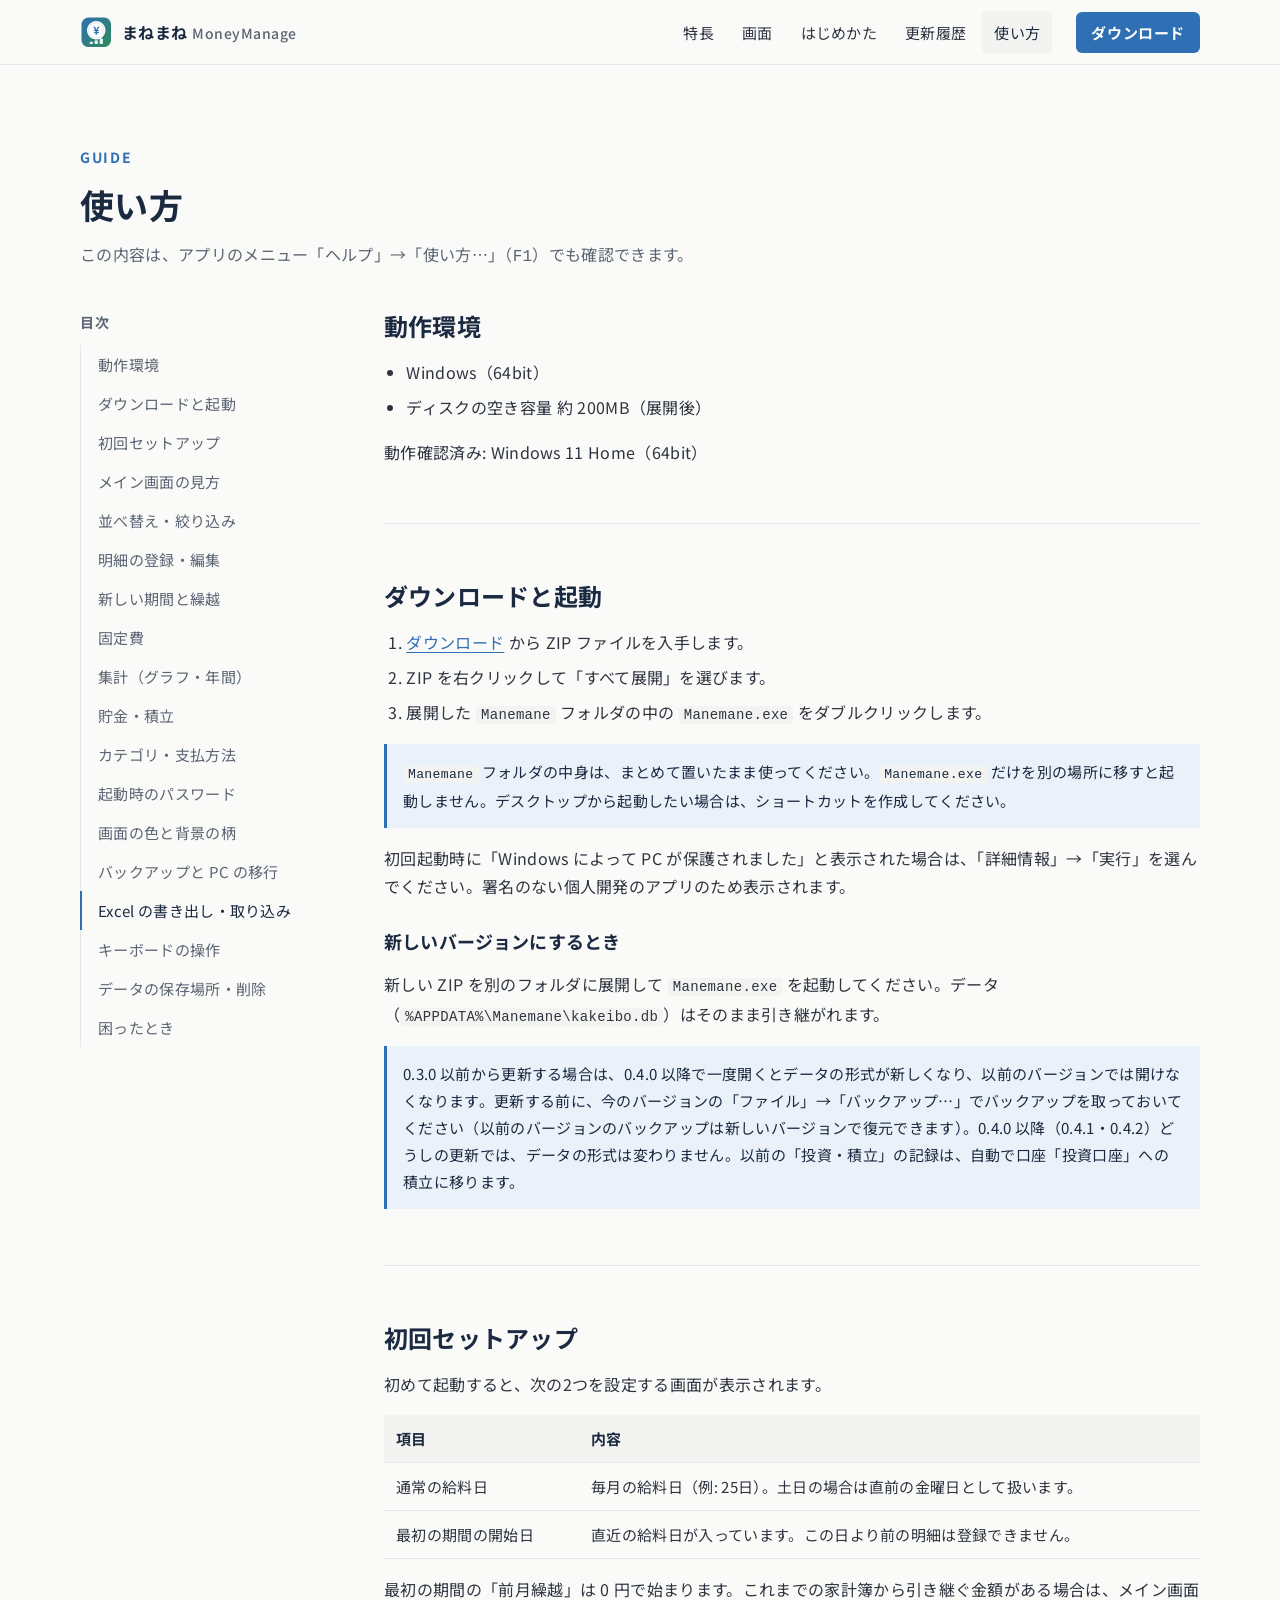
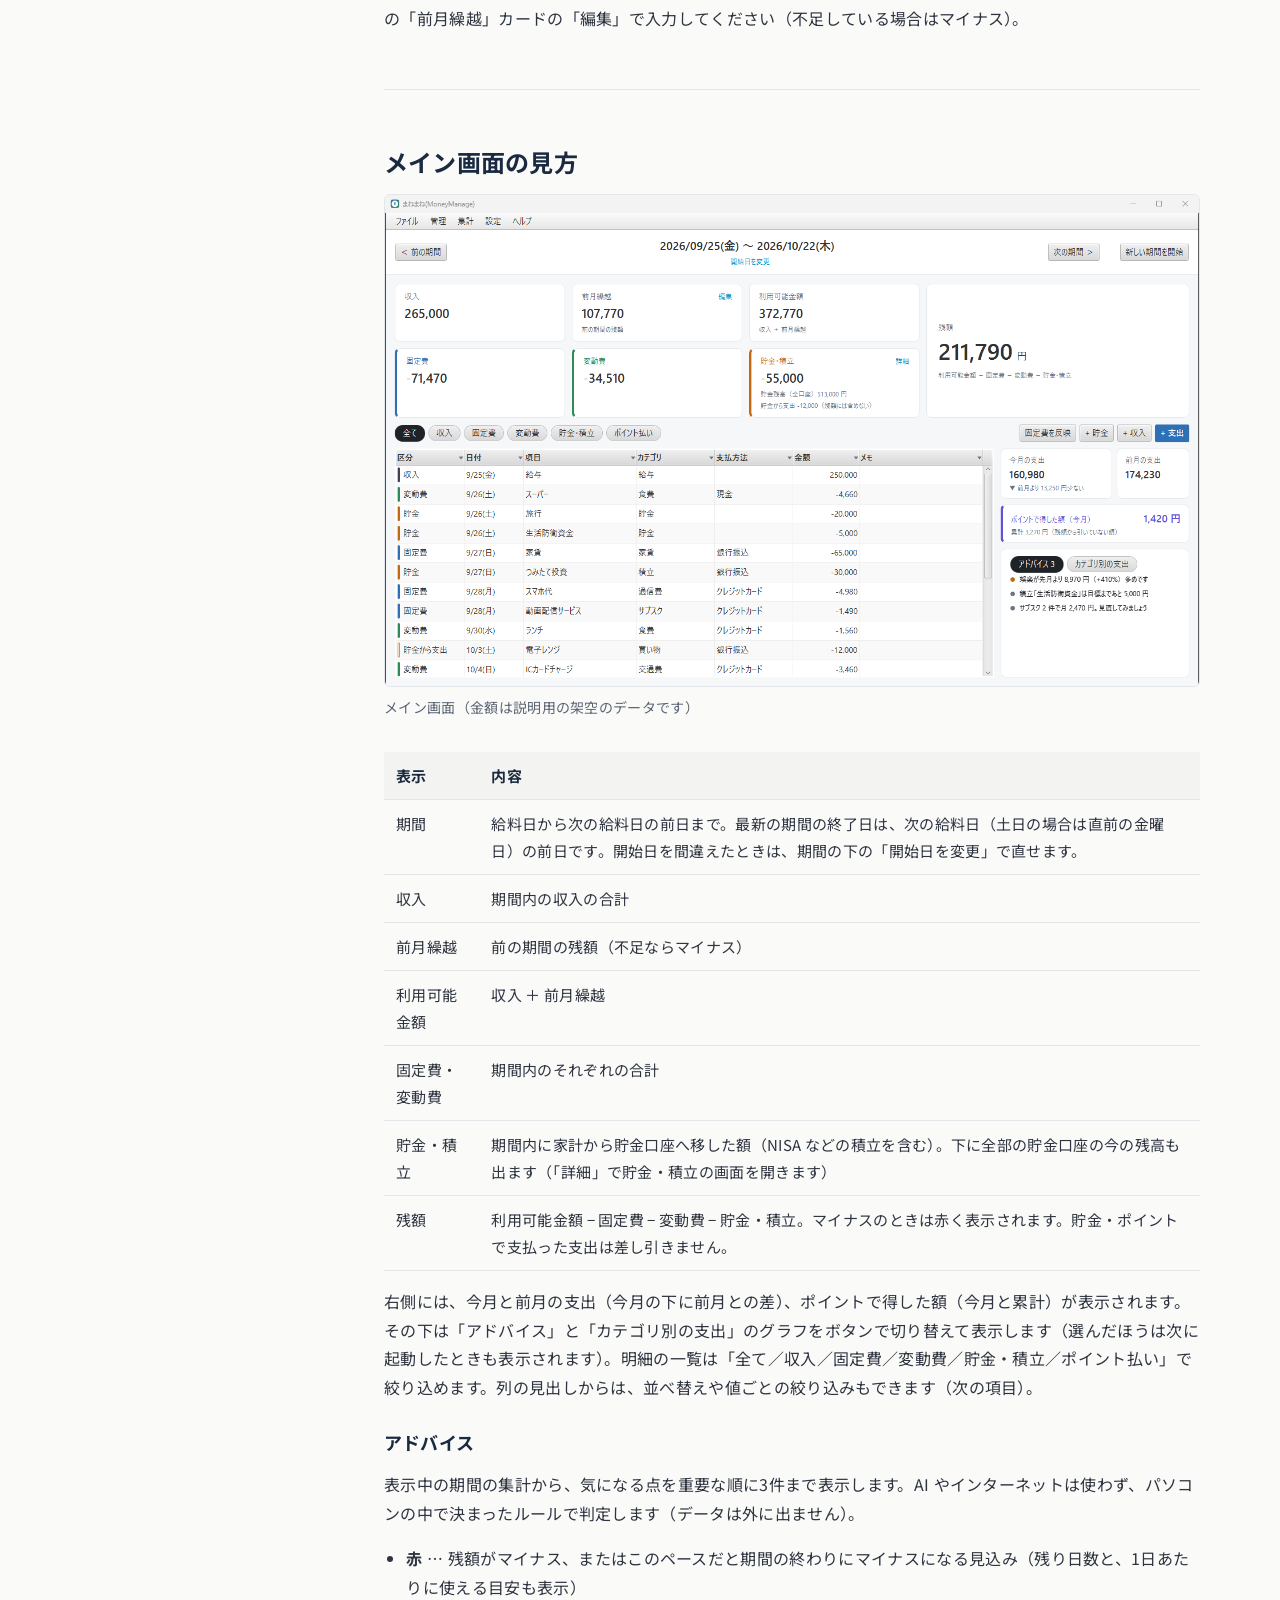
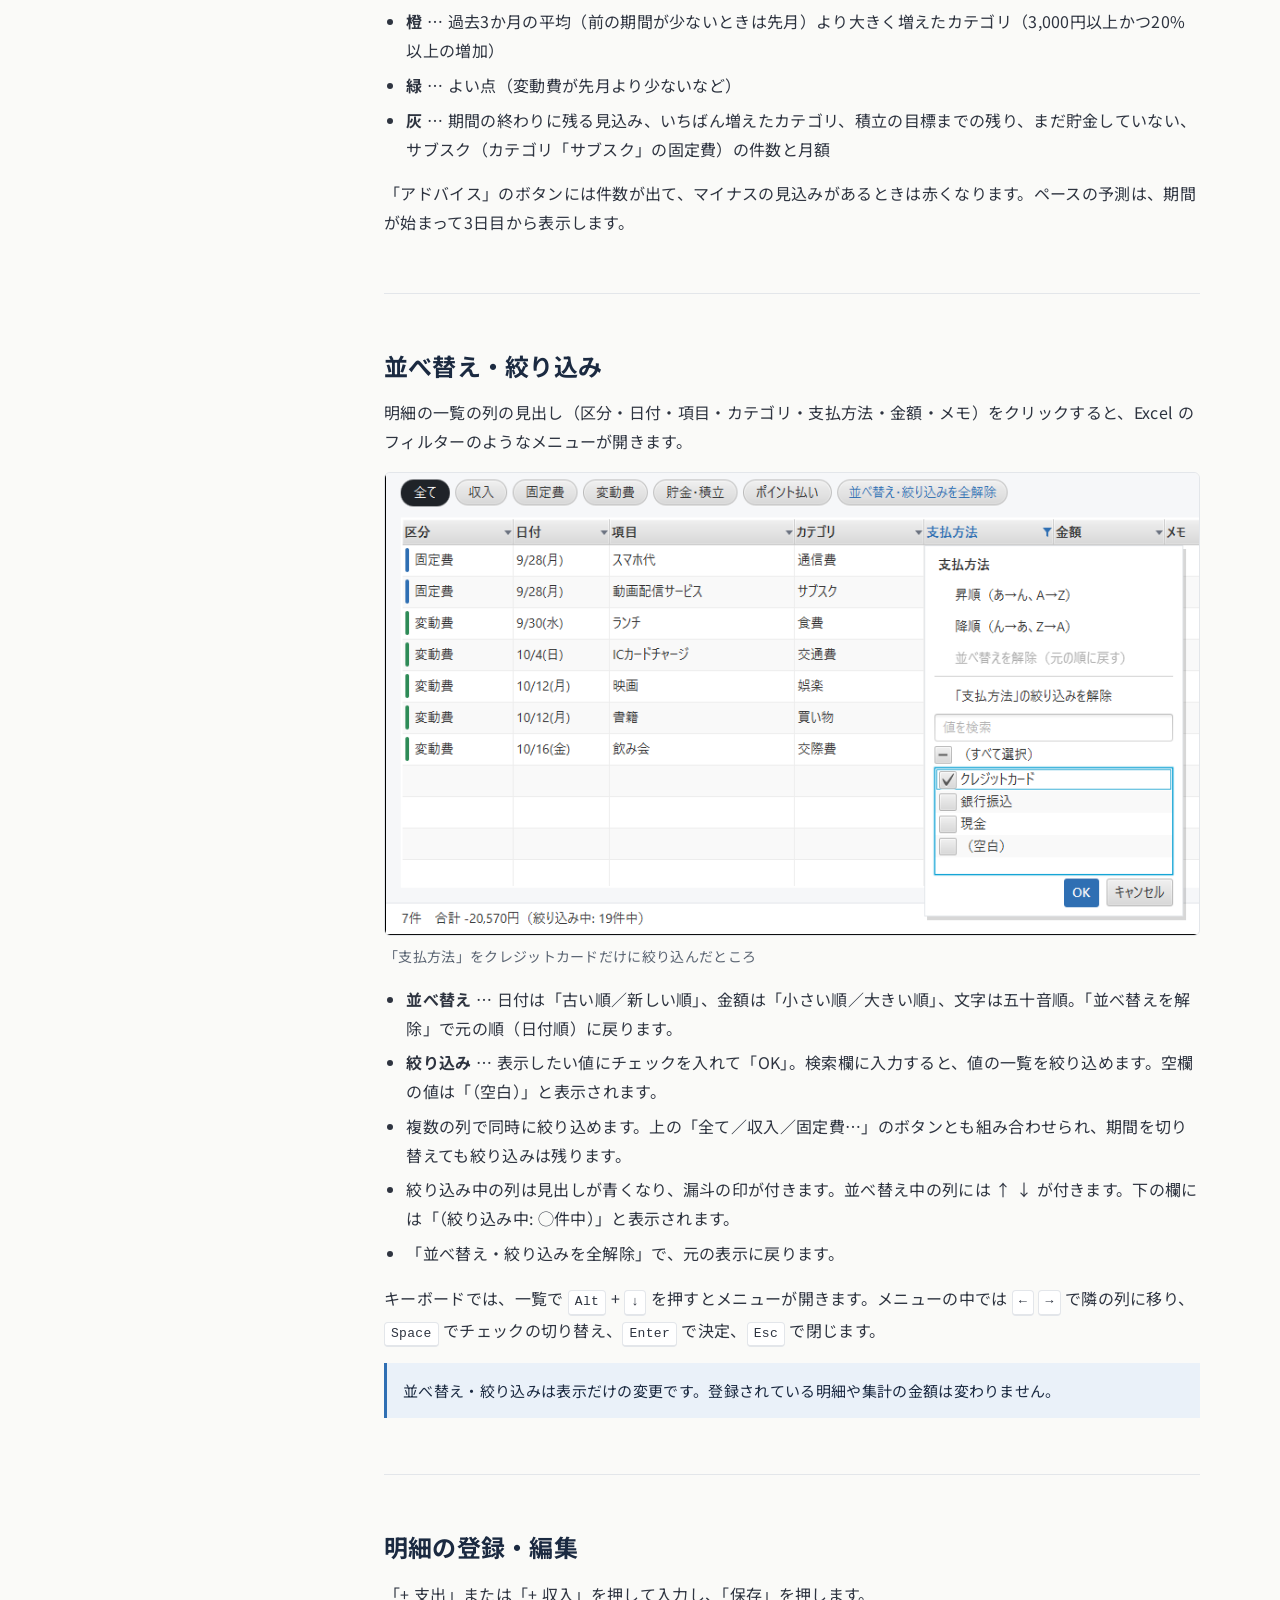
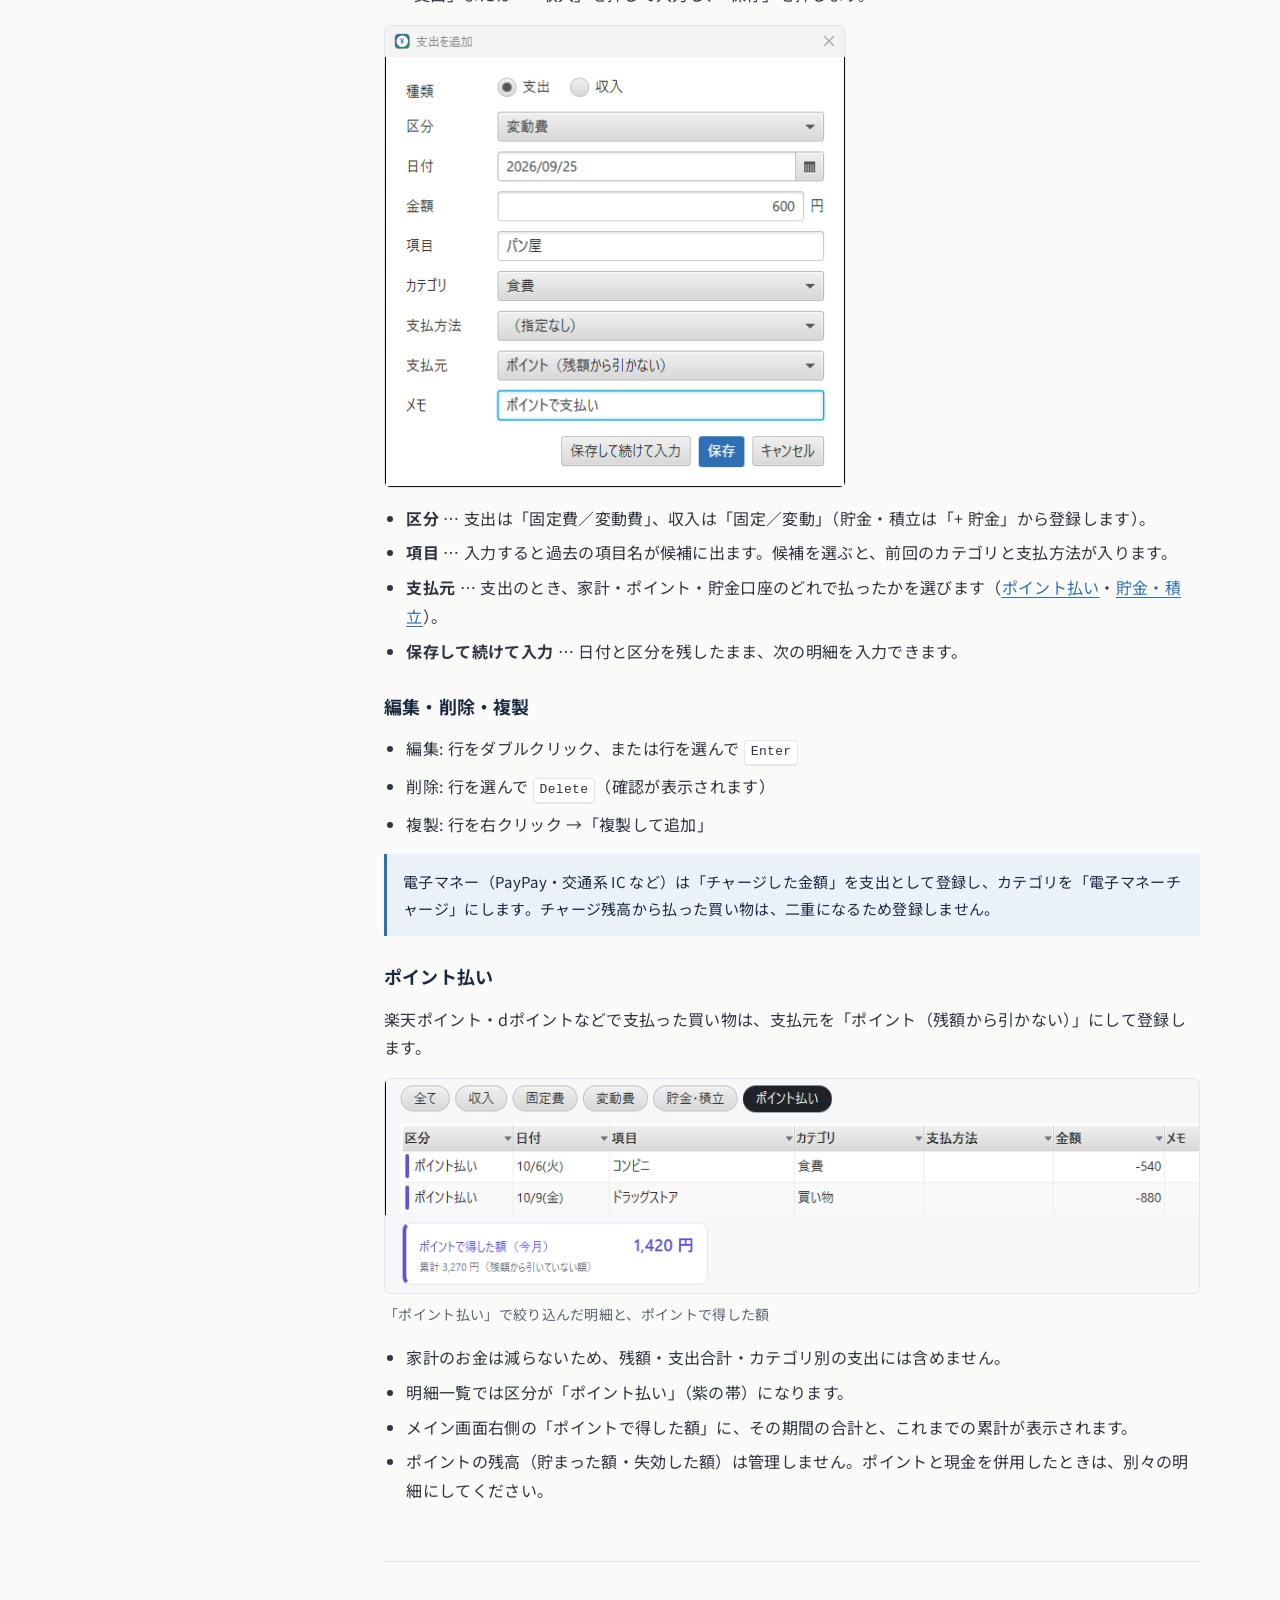
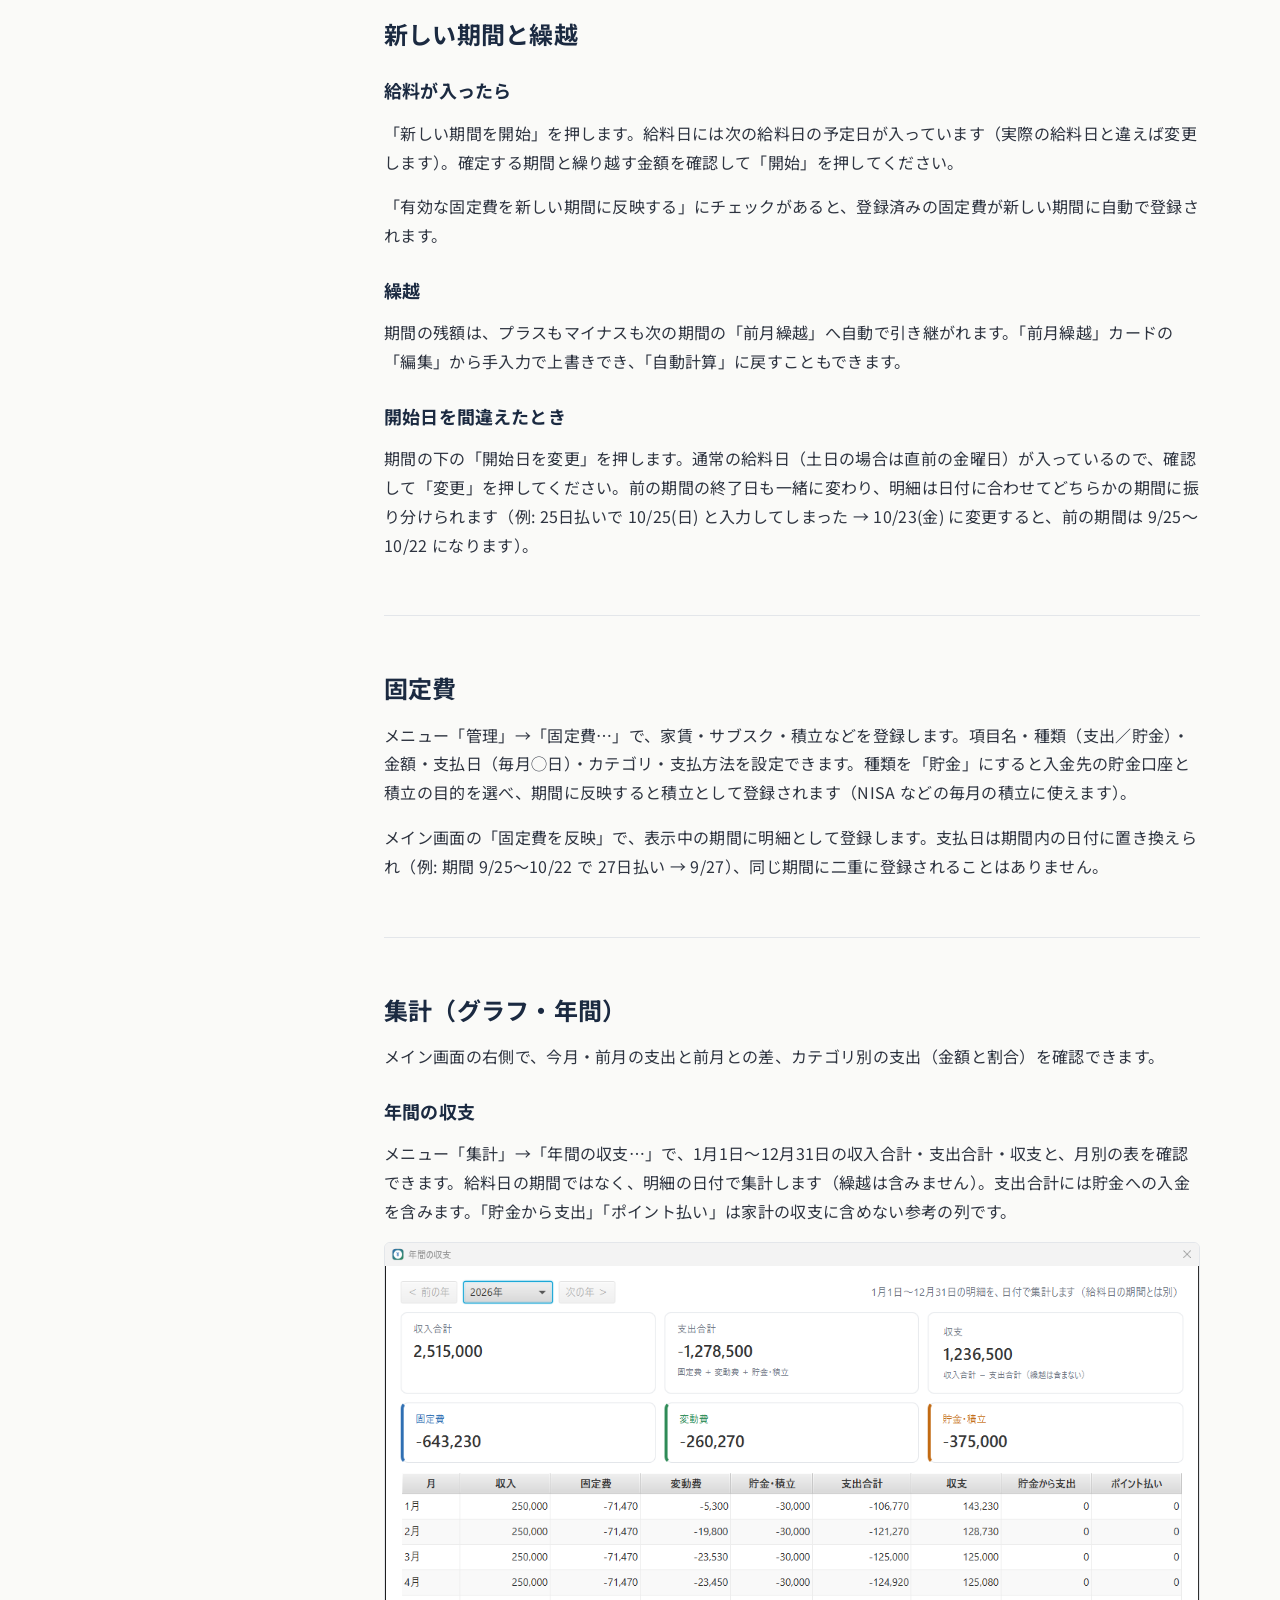
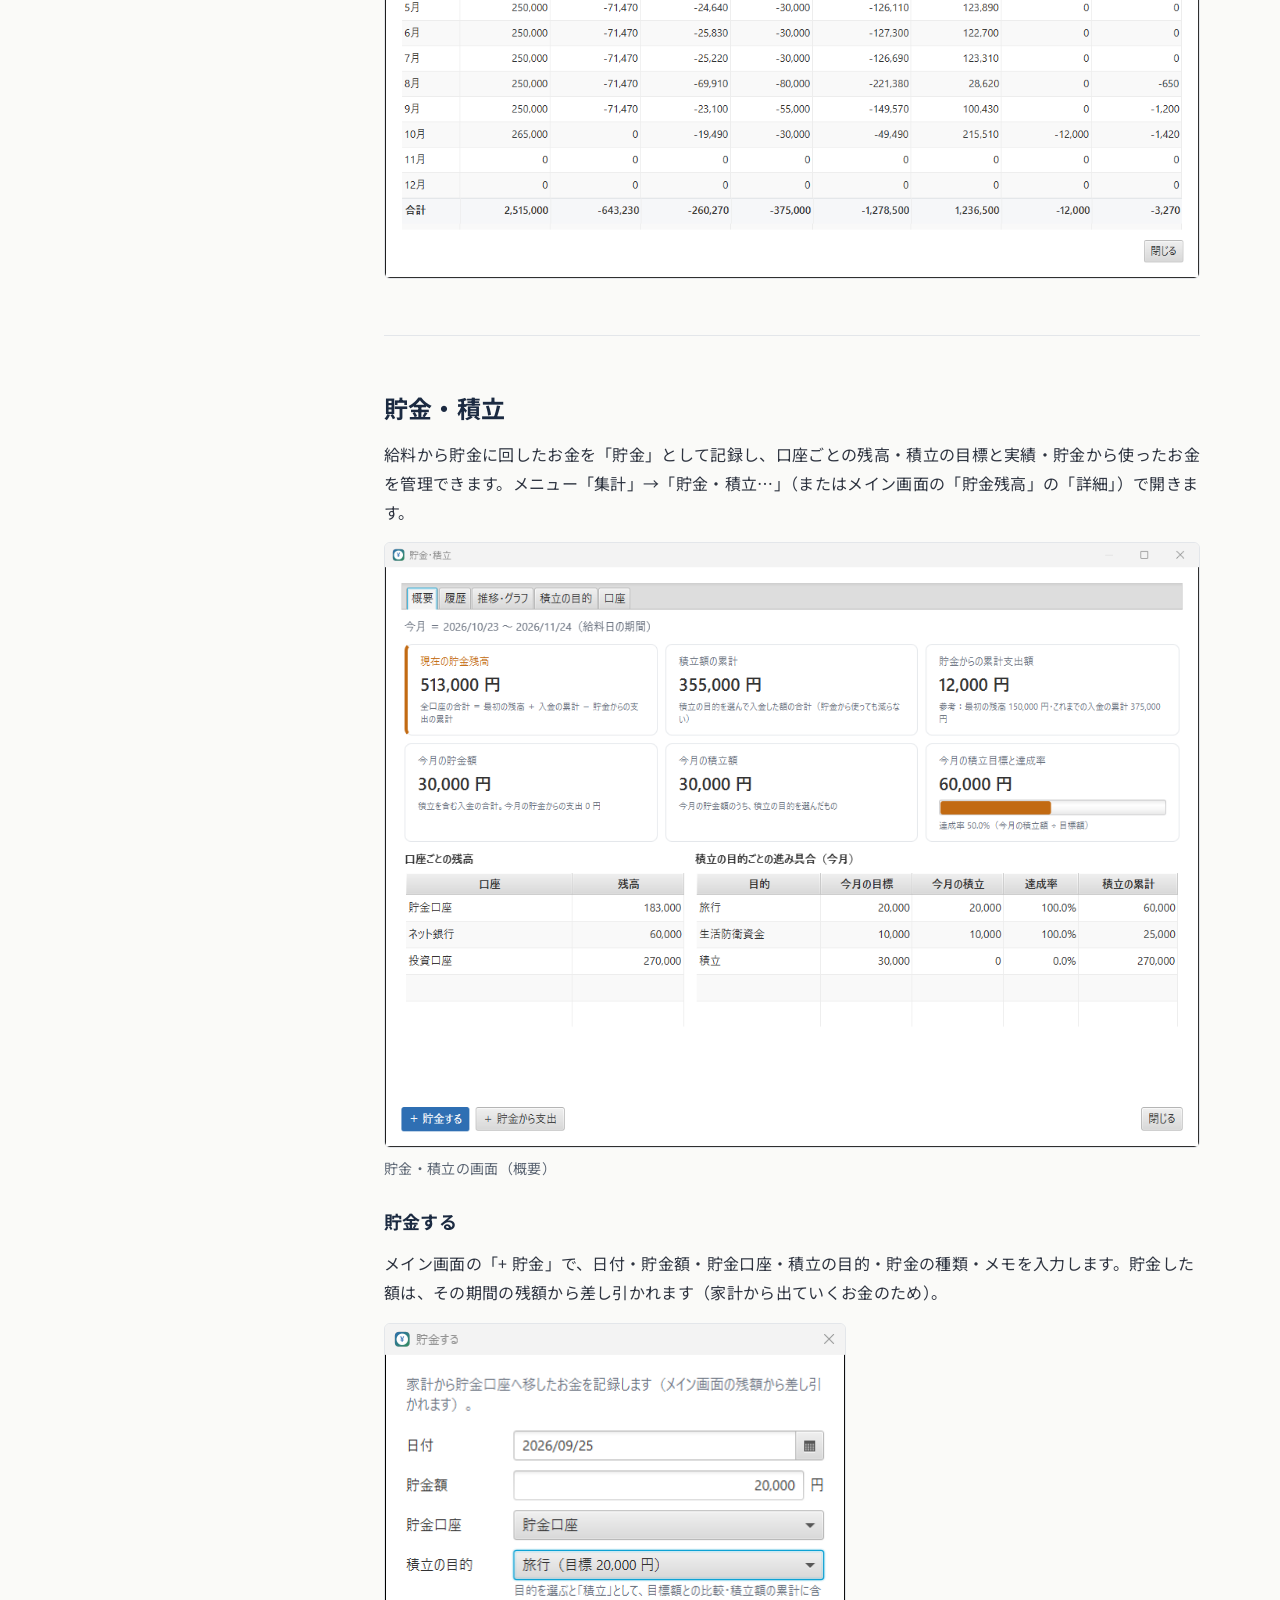
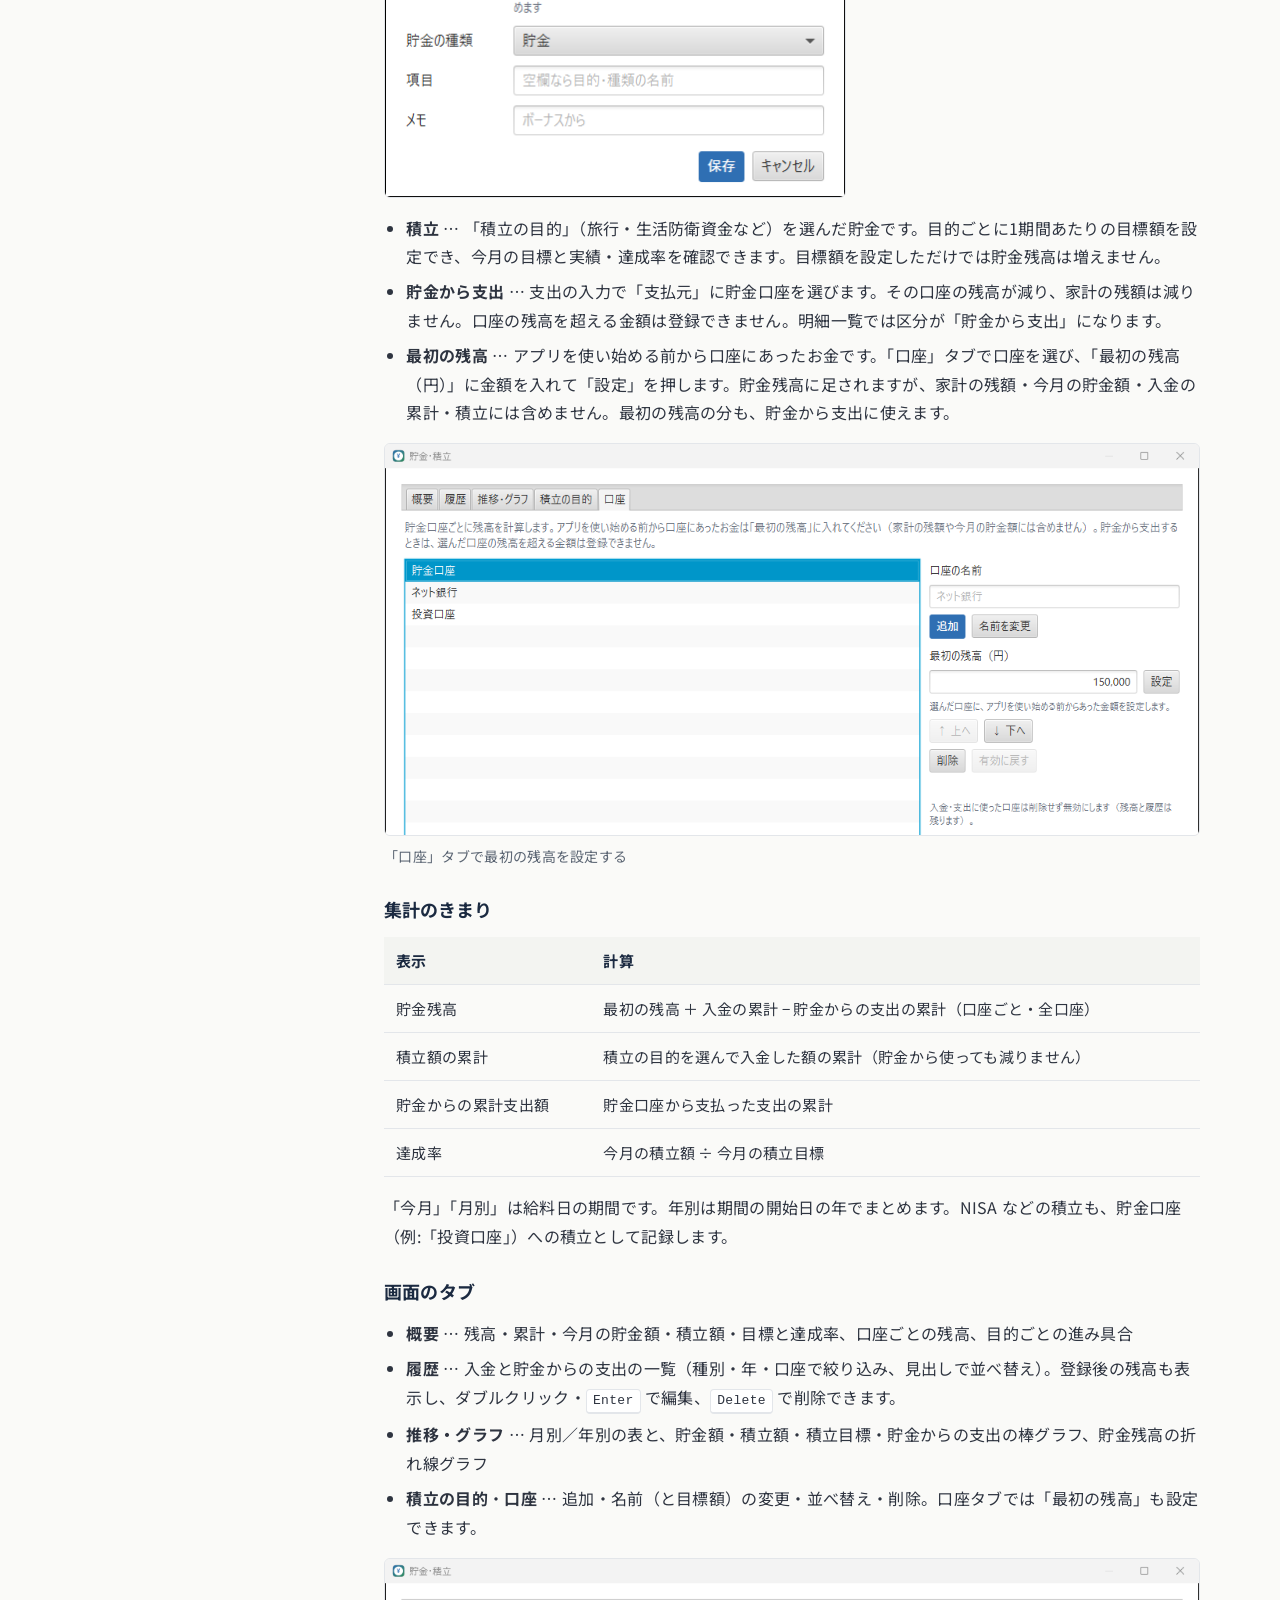
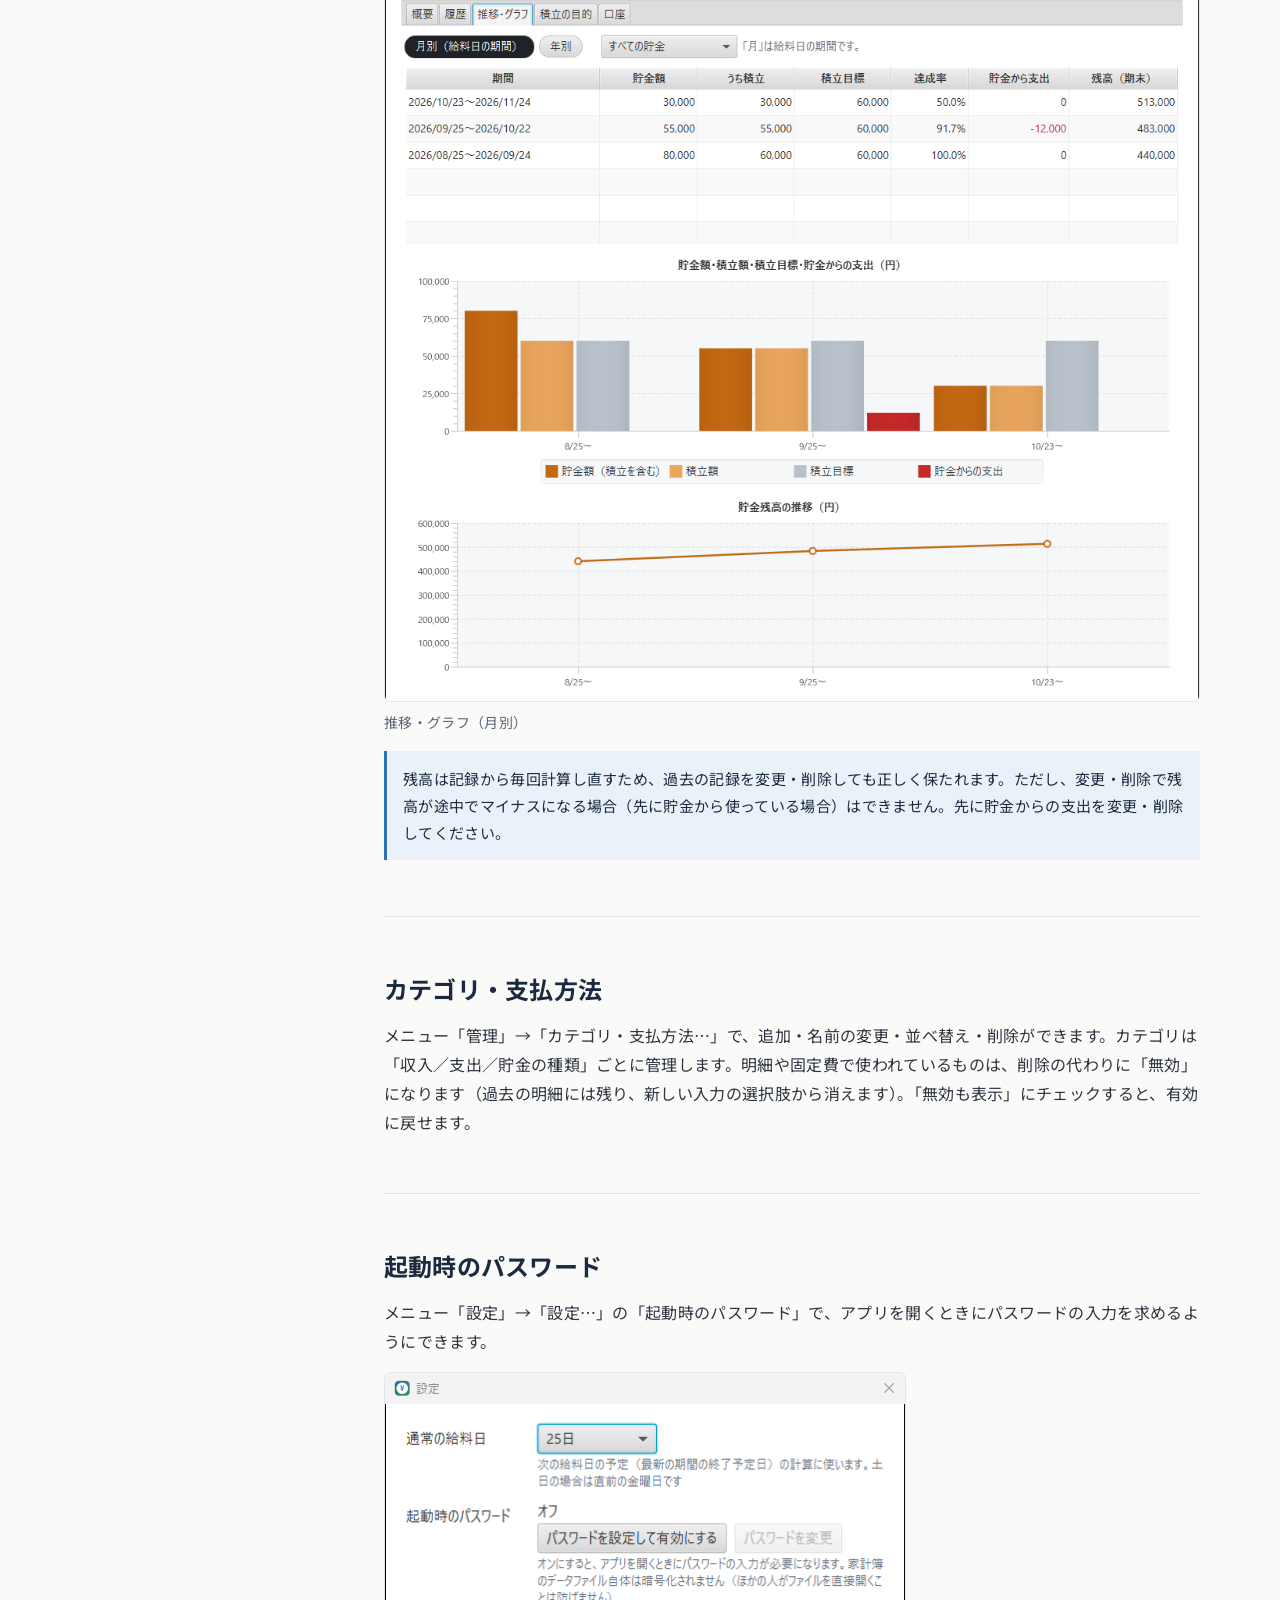
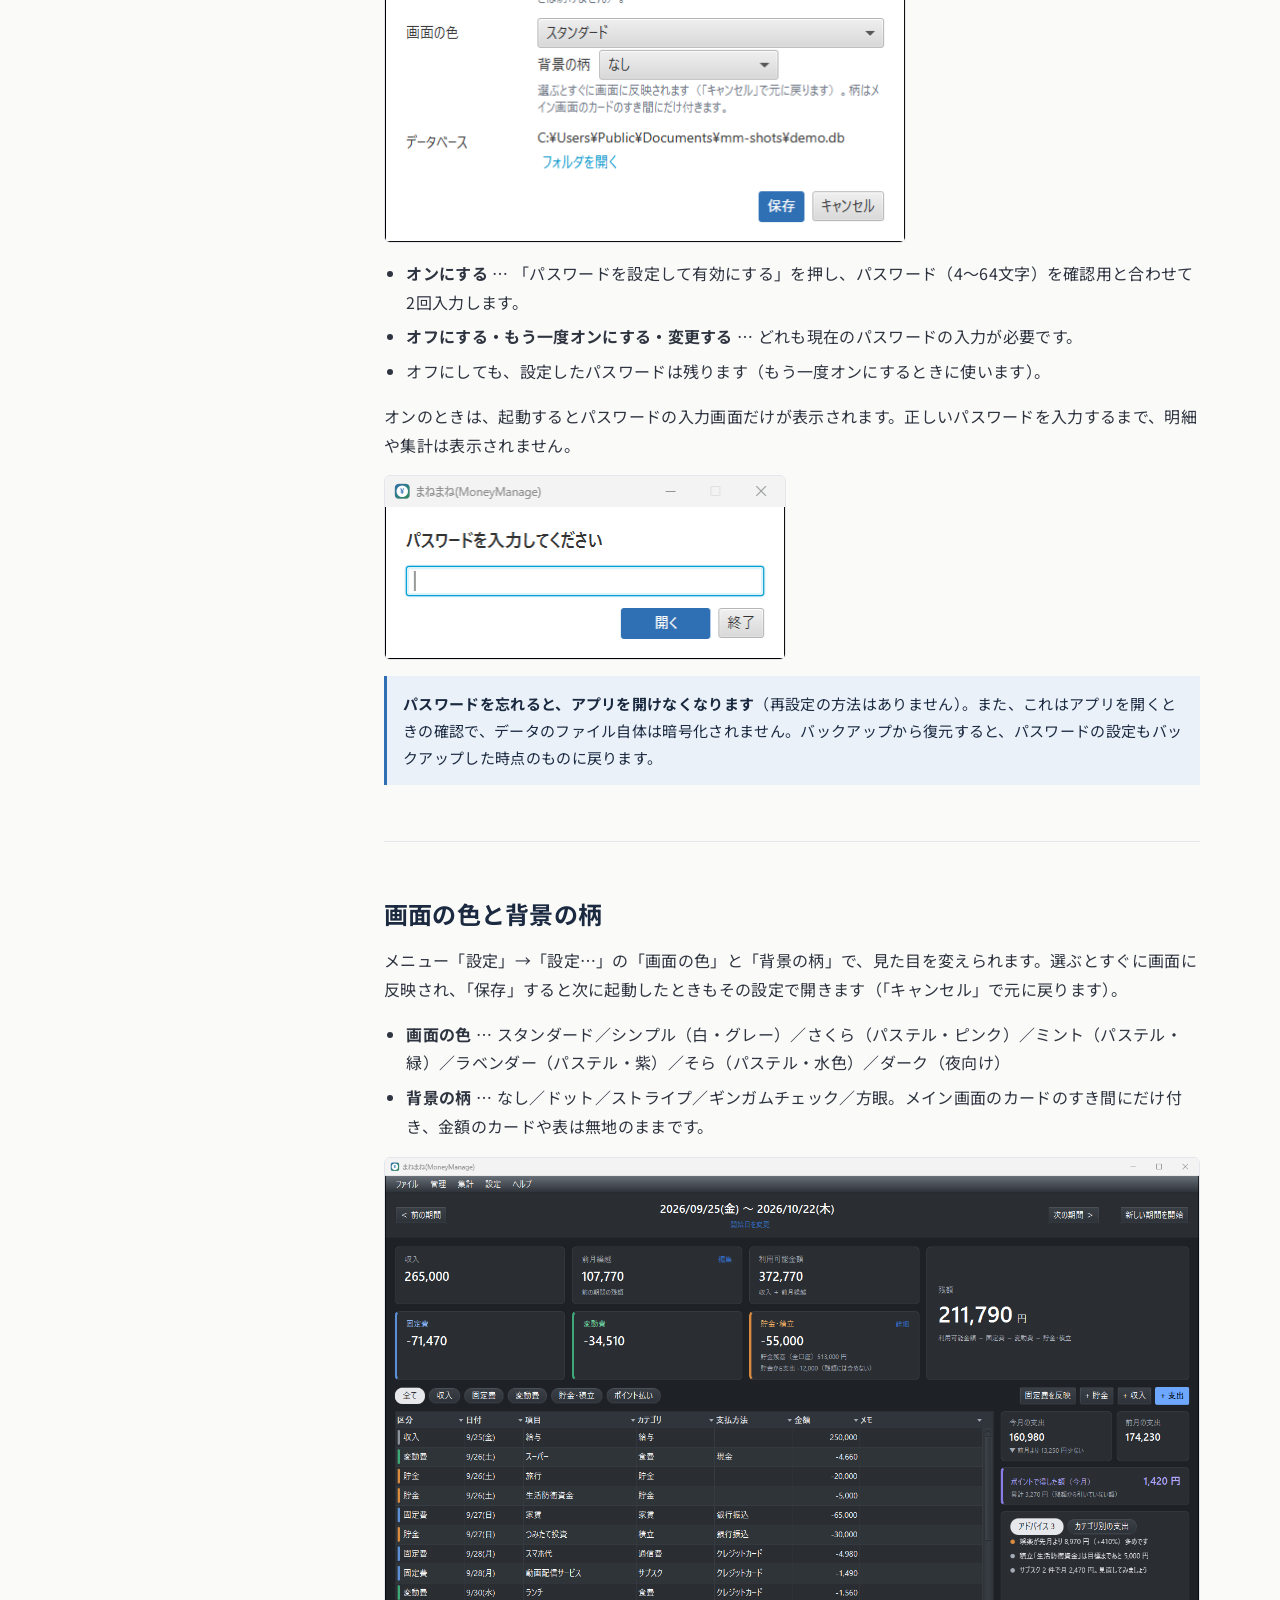
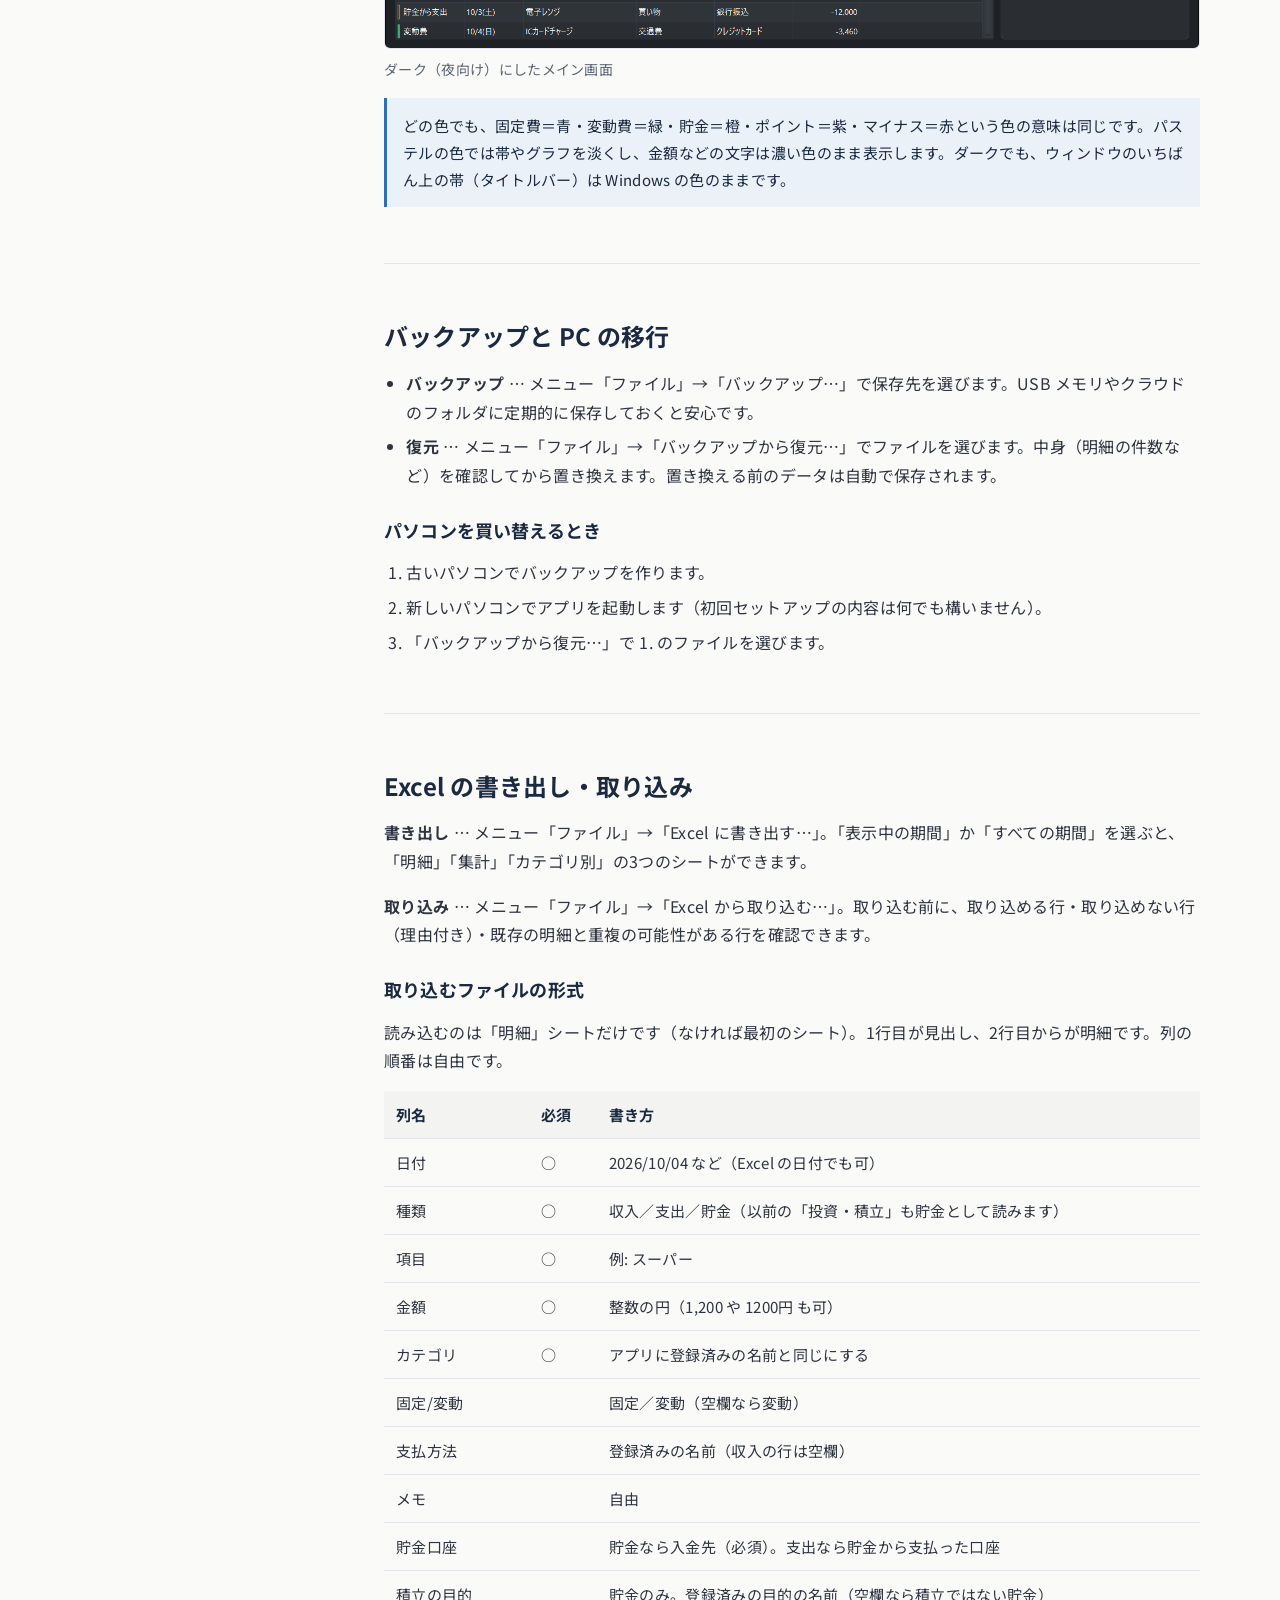
<file: guide.html>
<!doctype html>
<html lang="ja">
<head>
  <meta charset="utf-8">
  <meta name="viewport" content="width=device-width, initial-scale=1">
  <title>使い方 — まねまね(MoneyManage)</title>
  <meta name="description" content="まねまね(MoneyManage) の使い方。起動、初回セットアップ、明細の登録、給料日ごとの期間と繰越、固定費、集計、バックアップ、Excel の書き出し・取り込みまで。">
  <meta name="theme-color" content="#1b2a41">
  <meta property="og:type" content="article">
  <meta property="og:title" content="使い方 — まねまね(MoneyManage)">
  <meta property="og:url" content="https://elfi00zt.github.io/MoneyManage/guide.html">
  <meta property="og:image" content="https://elfi00zt.github.io/MoneyManage/assets/img/ogp.png">
  <link rel="canonical" href="https://elfi00zt.github.io/MoneyManage/guide.html">
  <link rel="icon" type="image/png" href="assets/img/favicon-32.png">
  <link rel="apple-touch-icon" href="assets/img/icon-256.png">
  <link rel="preconnect" href="https://fonts.googleapis.com">
  <link rel="preconnect" href="https://fonts.gstatic.com" crossorigin>
  <link href="https://fonts.googleapis.com/css2?family=Noto+Sans+JP:wght@400;500;700&display=swap" rel="stylesheet">
  <link rel="stylesheet" href="assets/css/style.css?v=20261024h">
</head>
<body>
  <a class="skip-link" href="#main">本文へ移動</a>

  <header class="site-header">
    <div class="container header-inner">
      <a class="brand" href="index.html" aria-label="まねまね(MoneyManage) トップへ">
        <img src="assets/img/icon-64.png" alt="" width="32" height="32">
        <span>まねまね <span class="brand-sub">MoneyManage</span></span>
      </a>
      <button class="nav-toggle" type="button" aria-expanded="false" aria-controls="site-nav" aria-label="メニューを開く">
        <svg width="22" height="22" viewBox="0 0 24 24" fill="none" stroke="currentColor" stroke-width="2" stroke-linecap="round" aria-hidden="true"><path d="M4 7h16M4 12h16M4 17h16"/></svg>
      </button>
      <nav class="site-nav" id="site-nav" aria-label="サイト内">
        <ul>
          <li><a href="index.html#features">特長</a></li>
          <li><a href="index.html#screens">画面</a></li>
          <li><a href="index.html#start">はじめかた</a></li>
          <li><a href="index.html#changelog">更新履歴</a></li>
          <li><a href="guide.html" aria-current="page">使い方</a></li>
        </ul>
      </nav>
      <a class="btn btn-primary btn-small header-cta" href="index.html#download">ダウンロード</a>
    </div>
  </header>

  <main id="main">
    <div class="container page-head">
      <span class="eyebrow">GUIDE</span>
      <h1>使い方</h1>
      <p>この内容は、アプリのメニュー「ヘルプ」→「使い方…」（<kbd>F1</kbd>）でも確認できます。</p>
    </div>

    <div class="container guide-layout">
      <nav class="toc" aria-label="目次">
        <p>目次</p>
        <ol>
          <li><a href="#requirements">動作環境</a></li>
          <li><a href="#install">ダウンロードと起動</a></li>
          <li><a href="#setup">初回セットアップ</a></li>
          <li><a href="#screen">メイン画面の見方</a></li>
          <li><a href="#filter">並べ替え・絞り込み</a></li>
          <li><a href="#entries">明細の登録・編集</a></li>
          <li><a href="#period">新しい期間と繰越</a></li>
          <li><a href="#fixed">固定費</a></li>
          <li><a href="#reports">集計（グラフ・年間）</a></li>
          <li><a href="#savings">貯金・積立</a></li>
          <li><a href="#masters">カテゴリ・支払方法</a></li>
          <li><a href="#password">起動時のパスワード</a></li>
          <li><a href="#theme">画面の色と背景の柄</a></li>
          <li><a href="#backup">バックアップと PC の移行</a></li>
          <li><a href="#excel">Excel の書き出し・取り込み</a></li>
          <li><a href="#keys">キーボードの操作</a></li>
          <li><a href="#data">データの保存場所・削除</a></li>
          <li><a href="#trouble">困ったとき</a></li>
        </ol>
      </nav>

      <article class="guide-body">
        <section id="requirements" aria-labelledby="h-requirements">
          <h2 id="h-requirements">動作環境</h2>
          <ul data-list="app.requirements">
            <li>Windows（64bit）</li>
            <li>ディスクの空き容量 約 200MB（展開後）</li>
          </ul>
          <p>動作確認済み: <span data-config="app.testedOn">Windows 11 Home（64bit）</span></p>
        </section>

        <section id="install" aria-labelledby="h-install">
          <h2 id="h-install">ダウンロードと起動</h2>
          <ol>
            <li><a href="index.html#download">ダウンロード</a> から ZIP ファイルを入手します。</li>
            <li>ZIP を右クリックして「すべて展開」を選びます。</li>
            <li>展開した <code>Manemane</code> フォルダの中の <code>Manemane.exe</code> をダブルクリックします。</li>
          </ol>
          <p class="callout"><code>Manemane</code> フォルダの中身は、まとめて置いたまま使ってください。<code>Manemane.exe</code> だけを別の場所に移すと起動しません。デスクトップから起動したい場合は、ショートカットを作成してください。</p>
          <p>初回起動時に「Windows によって PC が保護されました」と表示された場合は、「詳細情報」→「実行」を選んでください。署名のない個人開発のアプリのため表示されます。</p>
          <h3>新しいバージョンにするとき</h3>
          <p>新しい ZIP を別のフォルダに展開して <code>Manemane.exe</code> を起動してください。データ（<code>%APPDATA%\Manemane\kakeibo.db</code>）はそのまま引き継がれます。</p>
          <p class="callout">0.3.0 以前から更新する場合は、0.4.0 以降で一度開くとデータの形式が新しくなり、以前のバージョンでは開けなくなります。更新する前に、今のバージョンの「ファイル」→「バックアップ…」でバックアップを取っておいてください（以前のバージョンのバックアップは新しいバージョンで復元できます）。0.4.0 以降（0.4.1・0.4.2）どうしの更新では、データの形式は変わりません。以前の「投資・積立」の記録は、自動で口座「投資口座」への積立に移ります。</p>
        </section>

        <section id="setup" aria-labelledby="h-setup">
          <h2 id="h-setup">初回セットアップ</h2>
          <p>初めて起動すると、次の2つを設定する画面が表示されます。</p>
          <div class="table-wrap">
            <table>
              <thead><tr><th scope="col">項目</th><th scope="col">内容</th></tr></thead>
              <tbody>
                <tr><td>通常の給料日</td><td>毎月の給料日（例: 25日）。土日の場合は直前の金曜日として扱います。</td></tr>
                <tr><td>最初の期間の開始日</td><td>直近の給料日が入っています。この日より前の明細は登録できません。</td></tr>
              </tbody>
            </table>
          </div>
          <p>最初の期間の「前月繰越」は 0 円で始まります。これまでの家計簿から引き継ぐ金額がある場合は、メイン画面の「前月繰越」カードの「編集」で入力してください（不足している場合はマイナス）。</p>
        </section>

        <section id="screen" aria-labelledby="h-screen">
          <h2 id="h-screen">メイン画面の見方</h2>
          <figure>
            <img src="assets/img/screens/main.png" width="1424" height="858" loading="lazy" alt="メイン画面">
            <figcaption>メイン画面（金額は説明用の架空のデータです）</figcaption>
          </figure>
          <div class="table-wrap">
            <table>
              <thead><tr><th scope="col">表示</th><th scope="col">内容</th></tr></thead>
              <tbody>
                <tr><td>期間</td><td>給料日から次の給料日の前日まで。最新の期間の終了日は、次の給料日（土日の場合は直前の金曜日）の前日です。開始日を間違えたときは、期間の下の「開始日を変更」で直せます。</td></tr>
                <tr><td>収入</td><td>期間内の収入の合計</td></tr>
                <tr><td>前月繰越</td><td>前の期間の残額（不足ならマイナス）</td></tr>
                <tr><td>利用可能金額</td><td>収入 ＋ 前月繰越</td></tr>
                <tr><td>固定費・変動費</td><td>期間内のそれぞれの合計</td></tr>
                <tr><td>貯金・積立</td><td>期間内に家計から貯金口座へ移した額（NISA などの積立を含む）。下に全部の貯金口座の今の残高も出ます（「詳細」で貯金・積立の画面を開きます）</td></tr>
                <tr><td>残額</td><td>利用可能金額 − 固定費 − 変動費 − 貯金・積立。マイナスのときは赤く表示されます。貯金・ポイントで支払った支出は差し引きません。</td></tr>
              </tbody>
            </table>
          </div>
          <p>右側には、今月と前月の支出（今月の下に前月との差）、ポイントで得した額（今月と累計）が表示されます。その下は「アドバイス」と「カテゴリ別の支出」のグラフをボタンで切り替えて表示します（選んだほうは次に起動したときも表示されます）。明細の一覧は「全て／収入／固定費／変動費／貯金・積立／ポイント払い」で絞り込めます。列の見出しからは、並べ替えや値ごとの絞り込みもできます（次の項目）。</p>
          <h3 id="advice">アドバイス</h3>
          <p>表示中の期間の集計から、気になる点を重要な順に3件まで表示します。AI やインターネットは使わず、パソコンの中で決まったルールで判定します（データは外に出ません）。</p>
          <ul>
            <li><strong>赤</strong> … 残額がマイナス、またはこのペースだと期間の終わりにマイナスになる見込み（残り日数と、1日あたりに使える目安も表示）</li>
            <li><strong>橙</strong> … 過去3か月の平均（前の期間が少ないときは先月）より大きく増えたカテゴリ（3,000円以上かつ20%以上の増加）</li>
            <li><strong>緑</strong> … よい点（変動費が先月より少ないなど）</li>
            <li><strong>灰</strong> … 期間の終わりに残る見込み、いちばん増えたカテゴリ、積立の目標までの残り、まだ貯金していない、サブスク（カテゴリ「サブスク」の固定費）の件数と月額</li>
          </ul>
          <p>「アドバイス」のボタンには件数が出て、マイナスの見込みがあるときは赤くなります。ペースの予測は、期間が始まって3日目から表示します。</p>
        </section>

        <section id="filter" aria-labelledby="h-filter">
          <h2 id="h-filter">並べ替え・絞り込み</h2>
          <p>明細の一覧の列の見出し（区分・日付・項目・カテゴリ・支払方法・金額・メモ）をクリックすると、Excel のフィルターのようなメニューが開きます。</p>
          <figure>
            <img src="assets/img/screens/filter.png" width="880" height="499" loading="lazy" alt="支払方法の見出しから開いたメニュー。並べ替えのボタンと、値ごとのチェック（クレジットカードだけにチェック）があり、一覧はクレジットカードの明細だけになっている">
            <figcaption>「支払方法」をクレジットカードだけに絞り込んだところ</figcaption>
          </figure>
          <ul>
            <li><strong>並べ替え</strong> … 日付は「古い順／新しい順」、金額は「小さい順／大きい順」、文字は五十音順。「並べ替えを解除」で元の順（日付順）に戻ります。</li>
            <li><strong>絞り込み</strong> … 表示したい値にチェックを入れて「OK」。検索欄に入力すると、値の一覧を絞り込めます。空欄の値は「（空白）」と表示されます。</li>
            <li>複数の列で同時に絞り込めます。上の「全て／収入／固定費…」のボタンとも組み合わせられ、期間を切り替えても絞り込みは残ります。</li>
            <li>絞り込み中の列は見出しが青くなり、漏斗の印が付きます。並べ替え中の列には ↑ ↓ が付きます。下の欄には「（絞り込み中: ◯件中）」と表示されます。</li>
            <li>「並べ替え・絞り込みを全解除」で、元の表示に戻ります。</li>
          </ul>
          <p>キーボードでは、一覧で <kbd>Alt</kbd> + <kbd>↓</kbd> を押すとメニューが開きます。メニューの中では <kbd>←</kbd> <kbd>→</kbd> で隣の列に移り、<kbd>Space</kbd> でチェックの切り替え、<kbd>Enter</kbd> で決定、<kbd>Esc</kbd> で閉じます。</p>
          <p class="callout">並べ替え・絞り込みは表示だけの変更です。登録されている明細や集計の金額は変わりません。</p>
        </section>

        <section id="entries" aria-labelledby="h-entries">
          <h2 id="h-entries">明細の登録・編集</h2>
          <p>「+ 支出」または「+ 収入」を押して入力し、「保存」を押します。</p>
          <figure>
            <img src="assets/img/screens/entry.png" width="462" height="463" loading="lazy" alt="支出を追加する画面。支払元に「ポイント（残額から引かない）」を選んでいる">
          </figure>
          <ul>
            <li><strong>区分</strong> … 支出は「固定費／変動費」、収入は「固定／変動」（貯金・積立は「+ 貯金」から登録します）。</li>
            <li><strong>項目</strong> … 入力すると過去の項目名が候補に出ます。候補を選ぶと、前回のカテゴリと支払方法が入ります。</li>
            <li><strong>支払元</strong> … 支出のとき、家計・ポイント・貯金口座のどれで払ったかを選びます（<a href="#points">ポイント払い</a>・<a href="#savings">貯金・積立</a>）。</li>
            <li><strong>保存して続けて入力</strong> … 日付と区分を残したまま、次の明細を入力できます。</li>
          </ul>
          <h3>編集・削除・複製</h3>
          <ul>
            <li>編集: 行をダブルクリック、または行を選んで <kbd>Enter</kbd></li>
            <li>削除: 行を選んで <kbd>Delete</kbd>（確認が表示されます）</li>
            <li>複製: 行を右クリック →「複製して追加」</li>
          </ul>
          <p class="callout">電子マネー（PayPay・交通系 IC など）は「チャージした金額」を支出として登録し、カテゴリを「電子マネーチャージ」にします。チャージ残高から払った買い物は、二重になるため登録しません。</p>
          <h3 id="points">ポイント払い</h3>
          <p>楽天ポイント・dポイントなどで支払った買い物は、支払元を「ポイント（残額から引かない）」にして登録します。</p>
          <figure>
            <img src="assets/img/screens/points.png" width="880" height="231" loading="lazy" alt="明細の一覧を「ポイント払い」で絞り込んだところ。ポイントで払った明細（区分は紫の帯の「ポイント払い」）と、右側の「ポイントで得した額」（今月 1,420 円・累計 3,270 円）">
            <figcaption>「ポイント払い」で絞り込んだ明細と、ポイントで得した額</figcaption>
          </figure>
          <ul>
            <li>家計のお金は減らないため、残額・支出合計・カテゴリ別の支出には含めません。</li>
            <li>明細一覧では区分が「ポイント払い」（紫の帯）になります。</li>
            <li>メイン画面右側の「ポイントで得した額」に、その期間の合計と、これまでの累計が表示されます。</li>
            <li>ポイントの残高（貯まった額・失効した額）は管理しません。ポイントと現金を併用したときは、別々の明細にしてください。</li>
          </ul>
        </section>

        <section id="period" aria-labelledby="h-period">
          <h2 id="h-period">新しい期間と繰越</h2>
          <h3>給料が入ったら</h3>
          <p>「新しい期間を開始」を押します。給料日には次の給料日の予定日が入っています（実際の給料日と違えば変更します）。確定する期間と繰り越す金額を確認して「開始」を押してください。</p>
          <p>「有効な固定費を新しい期間に反映する」にチェックがあると、登録済みの固定費が新しい期間に自動で登録されます。</p>
          <h3>繰越</h3>
          <p>期間の残額は、プラスもマイナスも次の期間の「前月繰越」へ自動で引き継がれます。「前月繰越」カードの「編集」から手入力で上書きでき、「自動計算」に戻すこともできます。</p>
          <h3>開始日を間違えたとき</h3>
          <p>期間の下の「開始日を変更」を押します。通常の給料日（土日の場合は直前の金曜日）が入っているので、確認して「変更」を押してください。前の期間の終了日も一緒に変わり、明細は日付に合わせてどちらかの期間に振り分けられます（例: 25日払いで 10/25(日) と入力してしまった → 10/23(金) に変更すると、前の期間は 9/25〜10/22 になります）。</p>
        </section>

        <section id="fixed" aria-labelledby="h-fixed">
          <h2 id="h-fixed">固定費</h2>
          <p>メニュー「管理」→「固定費…」で、家賃・サブスク・積立などを登録します。項目名・種類（支出／貯金）・金額・支払日（毎月◯日）・カテゴリ・支払方法を設定できます。種類を「貯金」にすると入金先の貯金口座と積立の目的を選べ、期間に反映すると積立として登録されます（NISA などの毎月の積立に使えます）。</p>
          <p>メイン画面の「固定費を反映」で、表示中の期間に明細として登録します。支払日は期間内の日付に置き換えられ（例: 期間 9/25〜10/22 で 27日払い → 9/27）、同じ期間に二重に登録されることはありません。</p>
        </section>

        <section id="reports" aria-labelledby="h-reports">
          <h2 id="h-reports">集計（グラフ・年間）</h2>
          <p>メイン画面の右側で、今月・前月の支出と前月との差、カテゴリ別の支出（金額と割合）を確認できます。</p>
          <h3>年間の収支</h3>
          <p>メニュー「集計」→「年間の収支…」で、1月1日〜12月31日の収入合計・支出合計・収支と、月別の表を確認できます。給料日の期間ではなく、明細の日付で集計します（繰越は含みません）。支出合計には貯金への入金を含みます。「貯金から支出」「ポイント払い」は家計の収支に含めない参考の列です。</p>
          <figure>
            <img src="assets/img/screens/year.png" width="1092" height="852" loading="lazy" alt="年間の収支の画面">
          </figure>
        </section>

        <section id="savings" aria-labelledby="h-savings">
          <h2 id="h-savings">貯金・積立</h2>
          <p>給料から貯金に回したお金を「貯金」として記録し、口座ごとの残高・積立の目標と実績・貯金から使ったお金を管理できます。メニュー「集計」→「貯金・積立…」（またはメイン画面の「貯金残高」の「詳細」）で開きます。</p>
          <figure>
            <img src="assets/img/screens/savings.png" width="1042" height="772" loading="lazy" alt="貯金・積立の画面（概要）。貯金残高・積立額の累計・貯金からの累計支出額・今月の貯金額・積立額・目標と達成率、口座ごとの残高、目的ごとの進み具合">
            <figcaption>貯金・積立の画面（概要）</figcaption>
          </figure>
          <h3>貯金する</h3>
          <p>メイン画面の「+ 貯金」で、日付・貯金額・貯金口座・積立の目的・貯金の種類・メモを入力します。貯金した額は、その期間の残額から差し引かれます（家計から出ていくお金のため）。</p>
          <figure>
            <img src="assets/img/screens/savings-entry.png" width="462" height="475" loading="lazy" alt="貯金の入力画面。日付・貯金額・貯金口座・積立の目的・貯金の種類・項目・メモ">
          </figure>
          <ul>
            <li><strong>積立</strong> … 「積立の目的」（旅行・生活防衛資金など）を選んだ貯金です。目的ごとに1期間あたりの目標額を設定でき、今月の目標と実績・達成率を確認できます。目標額を設定しただけでは貯金残高は増えません。</li>
            <li><strong>貯金から支出</strong> … 支出の入力で「支払元」に貯金口座を選びます。その口座の残高が減り、家計の残額は減りません。口座の残高を超える金額は登録できません。明細一覧では区分が「貯金から支出」になります。</li>
            <li><strong>最初の残高</strong> … アプリを使い始める前から口座にあったお金です。「口座」タブで口座を選び、「最初の残高（円）」に金額を入れて「設定」を押します。貯金残高に足されますが、家計の残額・今月の貯金額・入金の累計・積立には含めません。最初の残高の分も、貯金から支出に使えます。</li>
          </ul>
          <figure>
            <img src="assets/img/screens/savings-accounts.png" width="1042" height="500" loading="lazy" alt="貯金・積立の画面の「口座」タブ。貯金口座を選び、最初の残高に 150,000 円を設定している">
            <figcaption>「口座」タブで最初の残高を設定する</figcaption>
          </figure>
          <h3>集計のきまり</h3>
          <div class="table-wrap">
            <table>
              <thead><tr><th scope="col">表示</th><th scope="col">計算</th></tr></thead>
              <tbody>
                <tr><td>貯金残高</td><td>最初の残高 ＋ 入金の累計 − 貯金からの支出の累計（口座ごと・全口座）</td></tr>
                <tr><td>積立額の累計</td><td>積立の目的を選んで入金した額の累計（貯金から使っても減りません）</td></tr>
                <tr><td>貯金からの累計支出額</td><td>貯金口座から支払った支出の累計</td></tr>
                <tr><td>達成率</td><td>今月の積立額 ÷ 今月の積立目標</td></tr>
              </tbody>
            </table>
          </div>
          <p>「今月」「月別」は給料日の期間です。年別は期間の開始日の年でまとめます。NISA などの積立も、貯金口座（例:「投資口座」）への積立として記録します。</p>
          <h3>画面のタブ</h3>
          <ul>
            <li><strong>概要</strong> … 残高・累計・今月の貯金額・積立額・目標と達成率、口座ごとの残高、目的ごとの進み具合</li>
            <li><strong>履歴</strong> … 入金と貯金からの支出の一覧（種別・年・口座で絞り込み、見出しで並べ替え）。登録後の残高も表示し、ダブルクリック・<kbd>Enter</kbd> で編集、<kbd>Delete</kbd> で削除できます。</li>
            <li><strong>推移・グラフ</strong> … 月別／年別の表と、貯金額・積立額・積立目標・貯金からの支出の棒グラフ、貯金残高の折れ線グラフ</li>
            <li><strong>積立の目的</strong>・<strong>口座</strong> … 追加・名前（と目標額）の変更・並べ替え・削除。口座タブでは「最初の残高」も設定できます。</li>
          </ul>
          <figure>
            <img src="assets/img/screens/savings-chart.png" width="1042" height="950" loading="lazy" alt="推移・グラフのタブ。期間ごとの表と、貯金額・積立額・積立目標・貯金からの支出の棒グラフ、貯金残高の折れ線グラフ">
            <figcaption>推移・グラフ（月別）</figcaption>
          </figure>
          <p class="callout">残高は記録から毎回計算し直すため、過去の記録を変更・削除しても正しく保たれます。ただし、変更・削除で残高が途中でマイナスになる場合（先に貯金から使っている場合）はできません。先に貯金からの支出を変更・削除してください。</p>
        </section>

        <section id="masters" aria-labelledby="h-masters">
          <h2 id="h-masters">カテゴリ・支払方法</h2>
          <p>メニュー「管理」→「カテゴリ・支払方法…」で、追加・名前の変更・並べ替え・削除ができます。カテゴリは「収入／支出／貯金の種類」ごとに管理します。明細や固定費で使われているものは、削除の代わりに「無効」になります（過去の明細には残り、新しい入力の選択肢から消えます）。「無効も表示」にチェックすると、有効に戻せます。</p>
        </section>

        <section id="password" aria-labelledby="h-password">
          <h2 id="h-password">起動時のパスワード</h2>
          <p>メニュー「設定」→「設定…」の「起動時のパスワード」で、アプリを開くときにパスワードの入力を求めるようにできます。</p>
          <figure>
            <img src="assets/img/screens/settings.png" width="522" height="471" loading="lazy" alt="設定の画面。通常の給料日、起動時のパスワード（オフで「パスワードを設定して有効にする」ボタン）、画面の色と背景の柄、データベースの場所">
          </figure>
          <ul>
            <li><strong>オンにする</strong> … 「パスワードを設定して有効にする」を押し、パスワード（4〜64文字）を確認用と合わせて2回入力します。</li>
            <li><strong>オフにする・もう一度オンにする・変更する</strong> … どれも現在のパスワードの入力が必要です。</li>
            <li>オフにしても、設定したパスワードは残ります（もう一度オンにするときに使います）。</li>
          </ul>
          <p>オンのときは、起動するとパスワードの入力画面だけが表示されます。正しいパスワードを入力するまで、明細や集計は表示されません。</p>
          <figure>
            <img src="assets/img/screens/login.png" width="402" height="183" loading="lazy" alt="起動時のパスワード入力画面">
          </figure>
          <p class="callout"><strong>パスワードを忘れると、アプリを開けなくなります</strong>（再設定の方法はありません）。また、これはアプリを開くときの確認で、データのファイル自体は暗号化されません。バックアップから復元すると、パスワードの設定もバックアップした時点のものに戻ります。</p>
        </section>

        <section id="theme" aria-labelledby="h-theme">
          <h2 id="h-theme">画面の色と背景の柄</h2>
          <p>メニュー「設定」→「設定…」の「画面の色」と「背景の柄」で、見た目を変えられます。選ぶとすぐに画面に反映され、「保存」すると次に起動したときもその設定で開きます（「キャンセル」で元に戻ります）。</p>
          <ul>
            <li><strong>画面の色</strong> … スタンダード／シンプル（白・グレー）／さくら（パステル・ピンク）／ミント（パステル・緑）／ラベンダー（パステル・紫）／そら（パステル・水色）／ダーク（夜向け）</li>
            <li><strong>背景の柄</strong> … なし／ドット／ストライプ／ギンガムチェック／方眼。メイン画面のカードのすき間にだけ付き、金額のカードや表は無地のままです。</li>
          </ul>
          <figure>
            <img src="assets/img/screens/theme-dark.png" width="1424" height="858" loading="lazy" alt="ダークテーマにしたメイン画面。濃いグレーの背景に白系の文字">
            <figcaption>ダーク（夜向け）にしたメイン画面</figcaption>
          </figure>
          <p class="callout">どの色でも、固定費＝青・変動費＝緑・貯金＝橙・ポイント＝紫・マイナス＝赤という色の意味は同じです。パステルの色では帯やグラフを淡くし、金額などの文字は濃い色のまま表示します。ダークでも、ウィンドウのいちばん上の帯（タイトルバー）は Windows の色のままです。</p>
        </section>

        <section id="backup" aria-labelledby="h-backup">
          <h2 id="h-backup">バックアップと PC の移行</h2>
          <ul>
            <li><strong>バックアップ</strong> … メニュー「ファイル」→「バックアップ…」で保存先を選びます。USB メモリやクラウドのフォルダに定期的に保存しておくと安心です。</li>
            <li><strong>復元</strong> … メニュー「ファイル」→「バックアップから復元…」でファイルを選びます。中身（明細の件数など）を確認してから置き換えます。置き換える前のデータは自動で保存されます。</li>
          </ul>
          <h3>パソコンを買い替えるとき</h3>
          <ol>
            <li>古いパソコンでバックアップを作ります。</li>
            <li>新しいパソコンでアプリを起動します（初回セットアップの内容は何でも構いません）。</li>
            <li>「バックアップから復元…」で 1. のファイルを選びます。</li>
          </ol>
        </section>

        <section id="excel" aria-labelledby="h-excel">
          <h2 id="h-excel">Excel の書き出し・取り込み</h2>
          <p><strong>書き出し</strong> … メニュー「ファイル」→「Excel に書き出す…」。「表示中の期間」か「すべての期間」を選ぶと、「明細」「集計」「カテゴリ別」の3つのシートができます。</p>
          <p><strong>取り込み</strong> … メニュー「ファイル」→「Excel から取り込む…」。取り込む前に、取り込める行・取り込めない行（理由付き）・既存の明細と重複の可能性がある行を確認できます。</p>
          <h3>取り込むファイルの形式</h3>
          <p>読み込むのは「明細」シートだけです（なければ最初のシート）。1行目が見出し、2行目からが明細です。列の順番は自由です。</p>
          <div class="table-wrap">
            <table>
              <thead><tr><th scope="col">列名</th><th scope="col">必須</th><th scope="col">書き方</th></tr></thead>
              <tbody>
                <tr><td>日付</td><td>○</td><td>2026/10/04 など（Excel の日付でも可）</td></tr>
                <tr><td>種類</td><td>○</td><td>収入／支出／貯金（以前の「投資・積立」も貯金として読みます）</td></tr>
                <tr><td>項目</td><td>○</td><td>例: スーパー</td></tr>
                <tr><td>金額</td><td>○</td><td>整数の円（1,200 や 1200円 も可）</td></tr>
                <tr><td>カテゴリ</td><td>○</td><td>アプリに登録済みの名前と同じにする</td></tr>
                <tr><td>固定/変動</td><td></td><td>固定／変動（空欄なら変動）</td></tr>
                <tr><td>支払方法</td><td></td><td>登録済みの名前（収入の行は空欄）</td></tr>
                <tr><td>メモ</td><td></td><td>自由</td></tr>
                <tr><td>貯金口座</td><td></td><td>貯金なら入金先（必須）。支出なら貯金から支払った口座</td></tr>
                <tr><td>積立の目的</td><td></td><td>貯金のみ。登録済みの目的の名前（空欄なら積立ではない貯金）</td></tr>
                <tr><td>ポイント払い</td><td></td><td>支出のみ。ポイントで払った明細は ○（空欄なら通常の支出）</td></tr>
              </tbody>
            </table>
          </div>
          <p class="callout">いちばん確実なのは、一度書き出したファイルの「明細」シートをひな形にして、行を書き足す方法です。</p>
        </section>

        <section id="keys" aria-labelledby="h-keys">
          <h2 id="h-keys">キーボードの操作</h2>
          <div class="table-wrap">
            <table>
              <thead><tr><th scope="col">キー</th><th scope="col">操作</th></tr></thead>
              <tbody>
                <tr><td><kbd>F1</kbd></td><td>使い方を表示</td></tr>
                <tr><td><kbd>Ctrl</kbd> + <kbd>N</kbd></td><td>支出を追加</td></tr>
                <tr><td><kbd>Ctrl</kbd> + <kbd>I</kbd></td><td>収入を追加</td></tr>
                <tr><td><kbd>Alt</kbd> + <kbd>←</kbd> / <kbd>→</kbd></td><td>前の期間／次の期間</td></tr>
                <tr><td><kbd>Enter</kbd>（一覧で）</td><td>選んだ明細を編集</td></tr>
                <tr><td><kbd>Delete</kbd>（一覧で）</td><td>選んだ明細を削除</td></tr>
                <tr><td><kbd>Alt</kbd> + <kbd>↓</kbd>（一覧で）</td><td>選んだ列の並べ替え・絞り込みのメニューを開く</td></tr>
                <tr><td><kbd>Esc</kbd></td><td>入力画面を閉じる</td></tr>
              </tbody>
            </table>
          </div>
        </section>

        <section id="data" aria-labelledby="h-data">
          <h2 id="h-data">データの保存場所・削除</h2>
          <p>データは <code>%APPDATA%\Manemane\kakeibo.db</code> に保存されます（エクスプローラーのアドレス欄に <code>%APPDATA%\Manemane</code> と入力すると開けます）。インターネットへの送信は行いません。</p>
          <p>アプリを削除するときは <code>Manemane</code> フォルダを削除してください。データも消す場合は、上の保存場所のフォルダも削除します。</p>
        </section>

        <section id="trouble" aria-labelledby="h-trouble">
          <h2 id="h-trouble">困ったとき</h2>
          <div class="table-wrap">
            <table>
              <thead><tr><th scope="col">症状</th><th scope="col">対処</th></tr></thead>
              <tbody>
                <tr><td>起動しない</td><td><code>Manemane.exe</code> と同じ場所に <code>app</code>・<code>runtime</code> フォルダがあるか確認してください。</td></tr>
                <tr><td>アイコンが古いまま</td><td>エクスプローラーで <kbd>F5</kbd> を押すか、フォルダを開き直してください。</td></tr>
                <tr><td>「新しいバージョンのアプリで作成されています」</td><td>新しいバージョンで保存されたデータです。アプリを更新してください。</td></tr>
                <tr><td>明細が登録できない（日付のエラー）</td><td>最初の期間の開始日より前の日付は登録できません。</td></tr>
                <tr><td>Excel が取り込めない</td><td>Excel でそのファイルを開いている場合は閉じてください。確認画面の「理由」に原因が表示されます。</td></tr>
              </tbody>
            </table>
          </div>
        </section>
      </article>
    </div>
  </main>

  <footer class="site-footer">
    <div class="container">
      <div class="footer-grid">
        <div class="footer-brand">
          <a class="brand" href="index.html">
            <img src="assets/img/icon-64.png" alt="" width="32" height="32">
            <span>まねまね <span class="brand-sub">MoneyManage</span></span>
          </a>
          <p>給料日ベースの Windows 用家計簿アプリ。個人開発のソフトウェアです。</p>
        </div>
        <nav aria-label="フッター">
          <ul class="footer-links">
            <li><a href="index.html#features">特長</a></li>
            <li><a href="guide.html">使い方</a></li>
            <li><a href="index.html#changelog">更新履歴</a></li>
            <li><a href="index.html#download">ダウンロード</a></li>
            <li data-optional="project.contactUrl" hidden><a data-href="project.contactUrl" href="#">お問い合わせ</a></li>
            <li data-missing="project.contactUrl">お問い合わせ（準備中）</li>
          </ul>
        </nav>
      </div>
      <p class="copyright">
        © <span data-current-year>2026</span> まねまね(MoneyManage)
        ・ 作者: <span data-config="project.author" data-fallback="準備中">準備中</span>
        <span data-optional="project.license" hidden> ・ <span data-config="project.license"></span></span>
      </p>
    </div>
  </footer>

  <script src="assets/js/site-config.js?v=20261024h"></script>
  <script src="assets/js/main.js?v=20261024h"></script>
</body>
</html>
</file>
<file: assets/css/style.css>
/* =========================================================
   まねまね(MoneyManage) 公式サイト
   色・余白・文字サイズはここの変数で一元管理する
   ========================================================= */
:root {
  --bg: #fafaf8;
  --surface: #ffffff;
  --surface-sub: #f3f4f1;
  --ink: #1b2a41;          /* 見出し: ネイビー */
  --text: #2e3440;         /* 本文: ダークグレー */
  --muted: #5b6573;        /* 補足 */
  --line: #e3e6ea;
  --accent: #2f6fb3;       /* アクセント（1色のみ）: アプリのアイコンと同じ青 */
  --accent-hover: #245a93;
  --accent-soft: #eaf1f9;
  --focus: #2f6fb3;

  --radius: 6px;
  --radius-sm: 4px;
  --shadow: 0 1px 2px rgba(27, 42, 65, 0.06), 0 8px 24px rgba(27, 42, 65, 0.06);

  --container: 1120px;
  --container-text: 760px;
  --gutter: 24px;

  --font: "Noto Sans JP", "Hiragino Sans", "Yu Gothic UI", "Meiryo", system-ui, sans-serif;
  --font-mono: "SFMono-Regular", Consolas, "Liberation Mono", monospace;

  --fs-display: clamp(1.75rem, 1.2rem + 2.2vw, 2.75rem);
  --fs-h2: clamp(1.5rem, 1.2rem + 1.2vw, 2.125rem);
  --fs-h3: 1.125rem;
  --fs-lead: clamp(1rem, 0.95rem + 0.3vw, 1.175rem);
  --fs-body: 1rem;
  --fs-small: 0.875rem;
}

*,
*::before,
*::after {
  box-sizing: border-box;
}

html {
  scroll-behavior: smooth;
  scroll-padding-top: 80px; /* 固定ヘッダーの下にリンク先が隠れないように */
  -webkit-text-size-adjust: 100%;
}

body {
  margin: 0;
  background: var(--bg);
  color: var(--text);
  font-family: var(--font);
  font-size: var(--fs-body);
  line-height: 1.8;
  letter-spacing: 0.02em;
  font-feature-settings: "palt" 0;
}

img {
  max-width: 100%;
  height: auto;
  display: block;
}

a {
  color: var(--accent);
  text-underline-offset: 3px;
}

a:hover {
  color: var(--accent-hover);
}

h1, h2, h3 {
  color: var(--ink);
  line-height: 1.35;
  letter-spacing: 0.01em;
  margin: 0;
}

p {
  margin: 0;
}

/* キーボード操作時のフォーカス表示 */
:focus-visible {
  outline: 3px solid var(--focus);
  outline-offset: 3px;
  border-radius: var(--radius-sm);
}

.visually-hidden {
  position: absolute !important;
  width: 1px;
  height: 1px;
  overflow: hidden;
  clip: rect(0 0 0 0);
  white-space: nowrap;
}

.skip-link {
  position: absolute;
  left: 16px;
  top: -48px;
  z-index: 100;
  padding: 8px 14px;
  background: var(--ink);
  color: #fff;
  border-radius: var(--radius-sm);
  text-decoration: none;
}

.skip-link:focus {
  top: 12px;
  color: #fff;
}

.container {
  width: min(100% - var(--gutter) * 2, var(--container));
  margin-inline: auto;
}

.container-text {
  width: min(100% - var(--gutter) * 2, var(--container-text));
  margin-inline: auto;
}

/* ---------------- ヘッダー ---------------- */
.site-header {
  position: sticky;
  top: 0;
  z-index: 50;
  background: rgba(250, 250, 248, 0.92);
  backdrop-filter: saturate(160%) blur(8px);
  border-bottom: 1px solid var(--line);
}

.header-inner {
  display: flex;
  align-items: center;
  gap: 24px;
  height: 64px;
}

.brand {
  display: inline-flex;
  align-items: center;
  gap: 10px;
  color: var(--ink);
  text-decoration: none;
  font-weight: 700;
  letter-spacing: 0.03em;
}

.brand img {
  width: 32px;
  height: 32px;
}

.brand-sub {
  color: var(--muted);
  font-weight: 500;
  font-size: var(--fs-small);
}

.site-nav {
  margin-left: auto;
}

.site-nav ul {
  display: flex;
  align-items: center;
  gap: 4px;
  list-style: none;
  margin: 0;
  padding: 0;
}

.site-nav a {
  display: block;
  padding: 8px 12px;
  white-space: nowrap;
  color: var(--text);
  text-decoration: none;
  font-size: 0.9375rem;
  border-radius: var(--radius-sm);
}

.site-nav a:hover,
.site-nav a[aria-current="page"] {
  color: var(--ink);
  background: var(--surface-sub);
}

.nav-toggle {
  display: none;
  margin-left: auto;
  width: 44px;
  height: 44px;
  padding: 0;
  border: 1px solid var(--line);
  border-radius: var(--radius-sm);
  background: var(--surface);
  color: var(--ink);
  cursor: pointer;
}

.nav-toggle svg {
  margin: auto;
}

/* ---------------- ボタン ---------------- */
.btn {
  display: inline-flex;
  align-items: center;
  justify-content: center;
  gap: 10px;
  min-height: 48px;
  padding: 12px 22px;
  border: 1px solid transparent;
  border-radius: var(--radius);
  font: inherit;
  font-weight: 700;
  letter-spacing: 0.04em;
  text-decoration: none;
  cursor: pointer;
  transition: background-color 0.15s ease, border-color 0.15s ease, color 0.15s ease;
}

.btn-primary {
  background: var(--accent);
  color: #fff;
}

.btn-primary:hover {
  background: var(--accent-hover);
  color: #fff;
}

.btn-secondary {
  background: var(--surface);
  border-color: var(--line);
  color: var(--ink);
}

.btn-secondary:hover {
  border-color: var(--ink);
  color: var(--ink);
}

.btn-small {
  min-height: 38px;
  padding: 6px 14px;
  font-size: 0.9375rem;
}

.btn-large {
  min-height: 56px;
  padding: 14px 28px;
  font-size: 1.0625rem;
}

/* 公開前（ダウンロード先が未設定）のボタン */
.btn.is-disabled {
  background: var(--surface-sub);
  border-color: var(--line);
  color: var(--muted);
  cursor: not-allowed;
}

.btn-note {
  display: block;
  font-weight: 500;
  font-size: 0.8125rem;
  opacity: 0.85;
}

/* ---------------- 共通セクション ---------------- */
.section {
  padding: clamp(64px, 8vw, 112px) 0;
}

.section + .section {
  border-top: 1px solid var(--line);
}

.section-alt {
  background: var(--surface);
}

.section-head {
  max-width: 680px;
  margin-bottom: clamp(32px, 4vw, 48px);
}

.eyebrow {
  display: inline-block;
  margin-bottom: 12px;
  color: var(--accent);
  font-size: var(--fs-small);
  font-weight: 700;
  letter-spacing: 0.12em;
}

.section-head h2 {
  font-size: var(--fs-h2);
}

.section-head p {
  margin-top: 14px;
  color: var(--muted);
}

/* ---------------- ヒーロー ---------------- */
.hero {
  padding: clamp(56px, 7vw, 96px) 0 clamp(56px, 7vw, 88px);
}

.hero-grid {
  display: grid;
  grid-template-columns: minmax(0, 6fr) minmax(0, 7fr);
  gap: clamp(32px, 5vw, 64px);
  align-items: center;
}

.hero h1 {
  font-size: var(--fs-display);
  letter-spacing: 0.02em;
}

.hero h1 .nowrap {
  white-space: nowrap;
}

.hero-lead {
  margin-top: 20px;
  font-size: var(--fs-lead);
  color: var(--text);
}

.hero-actions {
  display: flex;
  flex-wrap: wrap;
  gap: 12px;
  margin-top: 32px;
}

.hero-meta {
  display: flex;
  flex-wrap: wrap;
  gap: 8px 20px;
  margin: 24px 0 0;
  padding: 0;
  list-style: none;
  color: var(--muted);
  font-size: var(--fs-small);
}

.hero-meta li {
  display: inline-flex;
  align-items: center;
  gap: 6px;
}

.hero-meta li::before {
  content: "";
  width: 6px;
  height: 6px;
  border-radius: 50%;
  background: var(--accent);
}

.shot-frame {
  margin: 0;
  border: 1px solid var(--line);
  border-radius: var(--radius);
  background: var(--surface);
  box-shadow: var(--shadow);
  overflow: hidden;
}

/* ---------------- 特長 ---------------- */
.feature-grid {
  display: grid;
  grid-template-columns: repeat(3, minmax(0, 1fr));
  gap: 20px;
}

.feature {
  padding: 28px;
  border: 1px solid var(--line);
  border-radius: var(--radius);
  background: var(--surface);
}

.section-alt .feature {
  background: var(--bg);
}

.feature-icon {
  display: inline-flex;
  width: 40px;
  height: 40px;
  align-items: center;
  justify-content: center;
  margin-bottom: 18px;
  border-radius: var(--radius-sm);
  background: var(--accent-soft);
  color: var(--accent);
}

.feature h3 {
  font-size: var(--fs-h3);
}

.feature p {
  margin-top: 10px;
  color: var(--muted);
  font-size: 0.9375rem;
}

/* ---------------- 画面（スクリーンショット） ---------------- */
.screens {
  display: grid;
  grid-template-columns: repeat(3, minmax(0, 1fr));
  gap: 20px;
}

.screen {
  margin: 0;
}

.screen-wide {
  grid-column: 1 / -1;
}

/* 横長の画面（2列分の幅で、縦横比はそのまま） */
.screen-span2 {
  grid-column: span 2;
}

.screens .screen.screen-span2 button {
  aspect-ratio: auto;
}

.screens .screen.screen-span2 img {
  height: auto;
}

.screen button {
  display: block;
  width: 100%;
  padding: 0;
  border: 1px solid var(--line);
  border-radius: var(--radius);
  background: var(--surface);
  cursor: zoom-in;
  overflow: hidden;
  transition: border-color 0.15s ease, box-shadow 0.15s ease;
}

.screen button:hover {
  border-color: #c9ced6;
  box-shadow: var(--shadow);
}

.screen:not(.screen-wide) button {
  aspect-ratio: 4 / 3;
}

.screen:not(.screen-wide) img {
  width: 100%;
  height: 100%;
  object-fit: cover;
  object-position: top left;
}

.screen figcaption {
  margin-top: 12px;
  color: var(--muted);
  font-size: var(--fs-small);
}

.screen figcaption strong {
  display: block;
  color: var(--ink);
  font-size: 0.9375rem;
}

/* 画像の拡大表示 */
.lightbox {
  width: min(96vw, 1440px);
  max-height: 94vh;
  padding: 0;
  border: none;
  border-radius: var(--radius);
  background: var(--surface);
}

.lightbox::backdrop {
  background: rgba(17, 24, 39, 0.72);
}

.lightbox img {
  max-height: calc(94vh - 64px);
  margin: 0 auto;
}

.lightbox-bar {
  display: flex;
  align-items: center;
  gap: 12px;
  padding: 10px 12px 10px 18px;
  border-bottom: 1px solid var(--line);
}

.lightbox-bar p {
  color: var(--ink);
  font-weight: 700;
  font-size: 0.9375rem;
}

.lightbox-bar button {
  margin-left: auto;
}

/* ---------------- はじめかた ---------------- */
.steps {
  display: grid;
  grid-template-columns: repeat(3, minmax(0, 1fr));
  gap: 20px;
  counter-reset: step;
  margin: 0;
  padding: 0;
  list-style: none;
}

.steps li {
  position: relative;
  padding: 28px;
  border: 1px solid var(--line);
  border-radius: var(--radius);
  background: var(--surface);
}

.steps li::before {
  counter-increment: step;
  content: counter(step, decimal-leading-zero);
  display: block;
  margin-bottom: 14px;
  color: var(--accent);
  font-family: var(--font-mono);
  font-weight: 700;
  letter-spacing: 0.08em;
}

.steps h3 {
  font-size: var(--fs-h3);
}

.steps p {
  margin-top: 8px;
  color: var(--muted);
  font-size: 0.9375rem;
}

.section-foot {
  margin-top: 32px;
}

/* ---------------- ダウンロード ---------------- */
.download-panel {
  display: grid;
  grid-template-columns: minmax(0, 1fr) minmax(0, 1fr);
  gap: clamp(28px, 4vw, 56px);
  padding: clamp(28px, 4vw, 48px);
  border: 1px solid var(--line);
  border-radius: var(--radius);
  background: var(--surface);
}

.download-main h3 {
  font-size: 1.375rem;
}

.download-main .version {
  margin-top: 6px;
  color: var(--muted);
}

.download-main .btn {
  margin-top: 24px;
}

.status-note {
  margin-top: 16px;
  padding: 12px 14px;
  border-left: 3px solid var(--accent);
  background: var(--accent-soft);
  color: var(--ink);
  font-size: var(--fs-small);
}

.spec {
  display: grid;
  grid-template-columns: max-content 1fr;
  gap: 10px 20px;
  margin: 0;
  font-size: 0.9375rem;
}

.spec dt {
  color: var(--muted);
}

.spec dd {
  margin: 0;
  color: var(--ink);
  overflow-wrap: anywhere;
}

.spec code {
  font-family: var(--font-mono);
  font-size: 0.8125rem;
}

.notes {
  margin: 28px 0 0;
  padding: 20px 0 0 1.2em;
  border-top: 1px solid var(--line);
  color: var(--muted);
  font-size: var(--fs-small);
}

.notes li + li {
  margin-top: 6px;
}

/* ---------------- 更新履歴 ---------------- */
.changelog {
  margin: 0;
  padding: 0;
  list-style: none;
}

.release {
  display: grid;
  grid-template-columns: 180px minmax(0, 1fr);
  gap: 24px;
  padding: 28px 0;
  border-top: 1px solid var(--line);
}

.release:first-child {
  border-top: none;
  padding-top: 0;
}

.release-version {
  color: var(--ink);
  font-weight: 700;
  font-size: 1.25rem;
}

.release-date {
  display: block;
  color: var(--muted);
  font-size: var(--fs-small);
  font-weight: 500;
}

.release ul {
  margin: 0;
  padding-left: 1.2em;
}

.release li + li {
  margin-top: 4px;
}

/* ---------------- よくある質問 ---------------- */
.faq {
  border-top: 1px solid var(--line);
}

.faq details {
  border-bottom: 1px solid var(--line);
}

.faq summary {
  display: flex;
  align-items: center;
  gap: 16px;
  padding: 20px 4px;
  color: var(--ink);
  font-weight: 700;
  cursor: pointer;
  list-style: none;
}

.faq summary::-webkit-details-marker {
  display: none;
}

.faq summary::after {
  content: "";
  flex: none;
  margin-left: auto;
  width: 10px;
  height: 10px;
  border-right: 2px solid var(--muted);
  border-bottom: 2px solid var(--muted);
  transform: rotate(45deg) translateY(-3px);
  transition: transform 0.15s ease;
}

.faq details[open] summary::after {
  transform: rotate(-135deg) translateY(-3px);
}

.faq summary:hover {
  color: var(--accent);
}

.faq .answer {
  padding: 0 4px 22px;
  color: var(--text);
}

.faq .answer p + p {
  margin-top: 8px;
}

/* ---------------- フッター ---------------- */
.site-footer {
  padding: 48px 0 40px;
  border-top: 1px solid var(--line);
  background: var(--surface);
  color: var(--muted);
  font-size: var(--fs-small);
}

.footer-grid {
  display: flex;
  flex-wrap: wrap;
  gap: 24px 48px;
  justify-content: space-between;
}

.footer-brand p {
  margin-top: 10px;
  max-width: 360px;
}

.footer-links {
  display: flex;
  flex-wrap: wrap;
  gap: 8px 24px;
  margin: 0;
  padding: 0;
  list-style: none;
}

.footer-links a {
  color: var(--text);
  text-decoration: none;
}

.footer-links a:hover {
  color: var(--accent);
  text-decoration: underline;
}

.copyright {
  margin-top: 32px;
  padding-top: 20px;
  border-top: 1px solid var(--line);
}

[hidden] {
  display: none !important;
}

/* ---------------- 使い方ページ ---------------- */
.page-head {
  padding: clamp(48px, 6vw, 80px) 0 clamp(24px, 3vw, 40px);
}

.page-head h1 {
  font-size: var(--fs-h2);
}

.page-head p {
  margin-top: 12px;
  color: var(--muted);
}

.guide-layout {
  display: grid;
  grid-template-columns: 240px minmax(0, 1fr);
  gap: clamp(32px, 5vw, 64px);
  align-items: start;
  padding-bottom: clamp(64px, 8vw, 112px);
}

.toc {
  position: sticky;
  top: 88px;
  font-size: 0.9375rem;
}

.toc p {
  margin-bottom: 10px;
  color: var(--muted);
  font-size: var(--fs-small);
  font-weight: 700;
  letter-spacing: 0.08em;
}

.toc ol {
  margin: 0;
  padding: 0;
  list-style: none;
  border-left: 1px solid var(--line);
}

.toc a {
  display: block;
  padding: 6px 0 6px 16px;
  margin-left: -1px;
  border-left: 2px solid transparent;
  color: var(--muted);
  text-decoration: none;
}

.toc a:hover,
.toc a.is-active {
  color: var(--ink);
  border-left-color: var(--accent);
}

.guide-body section + section {
  margin-top: 56px;
  padding-top: 56px;
  border-top: 1px solid var(--line);
}

.guide-body h2 {
  font-size: 1.5rem;
}

.guide-body h3 {
  margin-top: 28px;
  font-size: var(--fs-h3);
}

.guide-body p,
.guide-body ul,
.guide-body ol,
.guide-body figure,
.guide-body .callout,
.guide-body table {
  margin-top: 16px;
}

.guide-body ul,
.guide-body ol {
  padding-left: 1.4em;
}

.guide-body li + li {
  margin-top: 6px;
}

.guide-body figure {
  margin-inline: 0;
}

.guide-body figure img {
  border: 1px solid var(--line);
  border-radius: var(--radius);
}

.guide-body figcaption {
  margin-top: 8px;
  color: var(--muted);
  font-size: var(--fs-small);
}

.guide-body kbd {
  display: inline-block;
  min-width: 1.6em;
  padding: 1px 6px;
  border: 1px solid var(--line);
  border-bottom-width: 2px;
  border-radius: var(--radius-sm);
  background: var(--surface);
  font-family: var(--font-mono);
  font-size: 0.8125rem;
  line-height: 1.6;
  text-align: center;
}

.guide-body code {
  font-family: var(--font-mono);
  font-size: 0.875em;
  padding: 1px 5px;
  border-radius: var(--radius-sm);
  background: var(--surface-sub);
}

.callout {
  padding: 14px 16px;
  border-left: 3px solid var(--accent);
  background: var(--accent-soft);
  color: var(--ink);
  font-size: 0.9375rem;
}

.table-wrap {
  overflow-x: auto;
}

.guide-body table {
  width: 100%;
  border-collapse: collapse;
  font-size: 0.9375rem;
}

.guide-body th,
.guide-body td {
  padding: 10px 12px;
  border-bottom: 1px solid var(--line);
  text-align: left;
  vertical-align: top;
}

.guide-body th {
  color: var(--ink);
  background: var(--surface-sub);
  white-space: nowrap;
}

/* ---------------- 404 ---------------- */
.not-found {
  padding: 120px 0;
  text-align: center;
}

.not-found h1 {
  font-size: var(--fs-h2);
}

.not-found p {
  margin: 16px 0 32px;
  color: var(--muted);
}

/* ---------------- レスポンシブ ---------------- */
@media (max-width: 960px) {
  .hero-grid {
    grid-template-columns: 1fr;
  }

  .feature-grid,
  .steps {
    grid-template-columns: repeat(2, minmax(0, 1fr));
  }

  .download-panel {
    grid-template-columns: 1fr;
  }

  .guide-layout {
    grid-template-columns: 1fr;
  }

  .toc {
    position: static;
    padding: 20px;
    border: 1px solid var(--line);
    border-radius: var(--radius);
    background: var(--surface);
  }
}

@media (max-width: 760px) {
  :root {
    --gutter: 18px;
  }

  .header-inner {
    gap: 10px;
  }

  /* スマートフォンでもダウンロードボタンを表示する（メニューボタンの左隣） */
  .header-cta {
    order: 1;
    margin-left: auto;
    white-space: nowrap;
  }

  .brand {
    white-space: nowrap;
  }

  .nav-toggle {
    display: inline-flex;
    order: 2;
    margin-left: 0;
  }

  .site-nav {
    position: absolute;
    top: 64px;
    left: 0;
    right: 0;
    display: none;
    padding: 8px var(--gutter) 16px;
    border-bottom: 1px solid var(--line);
    background: var(--bg);
  }

  .site-nav.is-open {
    display: block;
  }

  .site-nav ul {
    flex-direction: column;
    align-items: stretch;
    gap: 0;
  }

  .site-nav a {
    padding: 14px 8px;
    border-bottom: 1px solid var(--line);
    border-radius: 0;
  }

  .feature-grid,
  .steps,
  .screens {
    grid-template-columns: 1fr;
  }

  .screen-span2 {
    grid-column: auto;
  }

  .release {
    grid-template-columns: 1fr;
    gap: 10px;
  }

  .spec {
    grid-template-columns: 1fr;
    gap: 2px;
  }

  .spec dd + dt {
    margin-top: 10px;
  }

  .hero-actions .btn {
    width: 100%;
  }
}

@media (prefers-reduced-motion: reduce) {
  html {
    scroll-behavior: auto;
  }

  *,
  *::before,
  *::after {
    transition: none !important;
  }
}

@media (max-width: 440px) {
  /* 狭い画面ではロゴ横の英字名を省き、ダウンロードボタンの場所を確保する */
  .brand-sub {
    display: none;
  }
}

/* ヘッダーのダウンロードボタンで移動したときにフォーカスを受ける節（枠線は出さない） */
.section[tabindex="-1"]:focus {
  outline: none;
}

/* 見出しを1行で表示する。スマートフォン幅では「、」の後でだけ折り返し、後半が1行に収まる文字サイズにする */
@media (max-width: 760px) {
  .section-head h2.one-line {
    font-size: min(var(--fs-h2), calc((100vw - 2 * var(--gutter)) / 16.5));
  }
}

@media (min-width: 761px) {
  .section-head-wide {
    max-width: none;
  }

  .one-line {
    white-space: nowrap;
  }
}

/* タブレット幅ではヘッダーの横幅が足りないため、ロゴ横の英字名を省く */
@media (min-width: 761px) and (max-width: 960px) {
  .brand-sub {
    display: none;
  }

  .header-cta {
    white-space: nowrap;
  }
}

.one-line .nowrap {
  white-space: nowrap;
}
</file>
